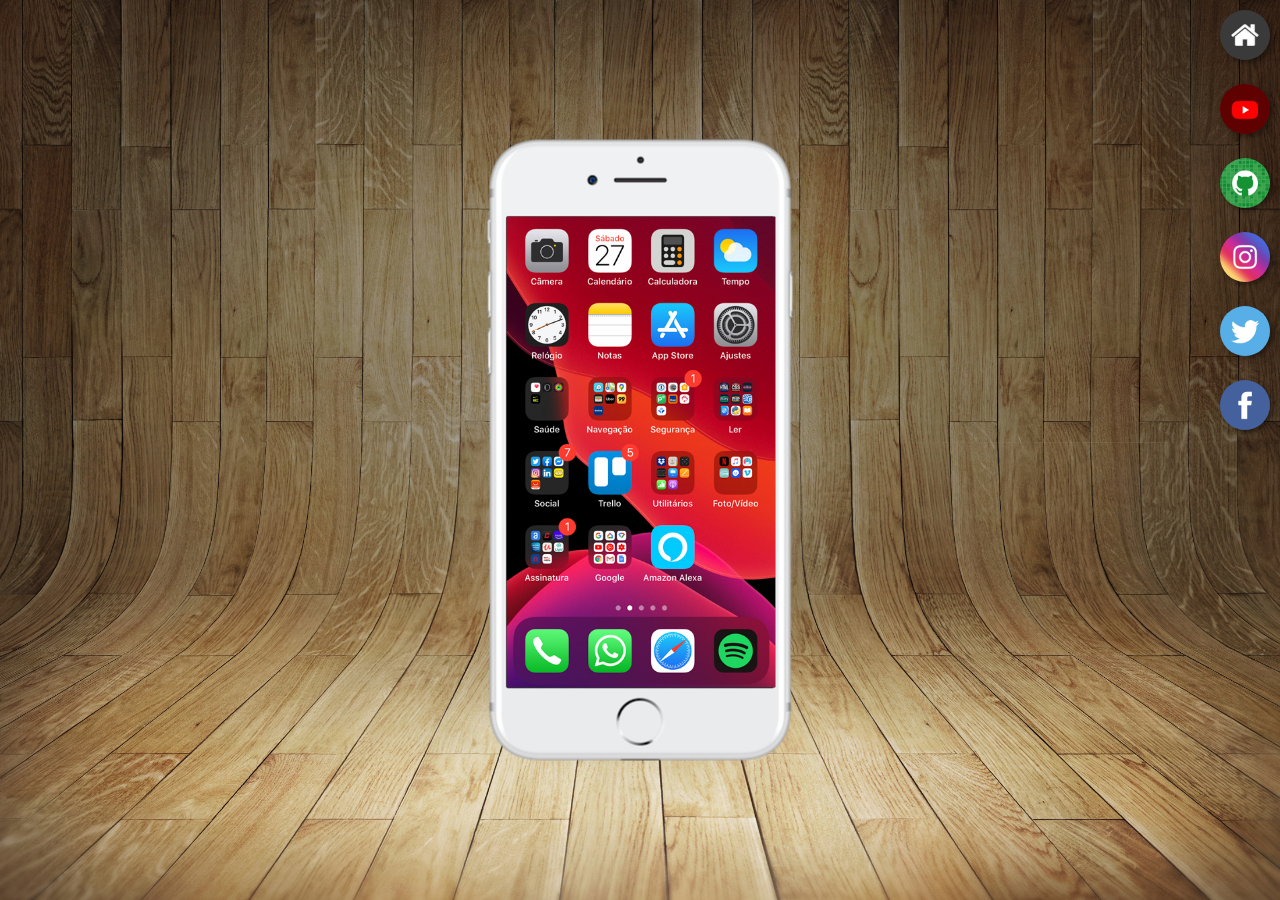
<file: index.html>
<!DOCTYPE html>
<html lang="pt-br">
<head>
    <meta charset="UTF-8">
    <meta name="viewport" content="width=device-width,initial-scale=1.0">
  <link rel="icon" href="favicon/favicon-guanabara.ico">
    <link href="style.css" type="text/css" rel="stylesheet">
    <title>Projeto Redes Sociais</title>
</head>
<body>
  <nav>
    
    <ul>
      <li><a href="paginas-extras/tela-home.html" target="frame"><img src="imagens/logo-home.jpg" alt="logo do home"></a></li>
      
      <li><a href="paginas-extras/youtube.html" target="frame"><img src="imagens/logo-youtube.jpg" alt="logo do youtube"></a></li>
      
      <li><a href="paginas-extras/github.html" target="frame"><img src="imagens/logo-github.jpg" alt="logo do github"></a></li>
      
      <li><a href="paginas-extras/instagram.html" target="frame"><img src="imagens/logo-instagram.jpg" alt="logo do instagram"></a></li>
      
      <li><a href="paginas-extras/twitter.html" target="frame"><img src="imagens/logo-twitter.jpg" alt="logo do twitter"></a></li>
      
      <li><a href="paginas-extras/facebook.html" target="frame"><img src="imagens/logo-facebook.jpg" alt="logo do facebook"></a></li>
    </ul>
    
  </nav>
  
  <section id="iphone">
    <iframe src="paginas-extras/tela-home.html" name="frame" frameborder="0" id="tela">Infelizmente seu navegador não suporta isso.</iframe>
    </section>
</body>
</html>
</file>
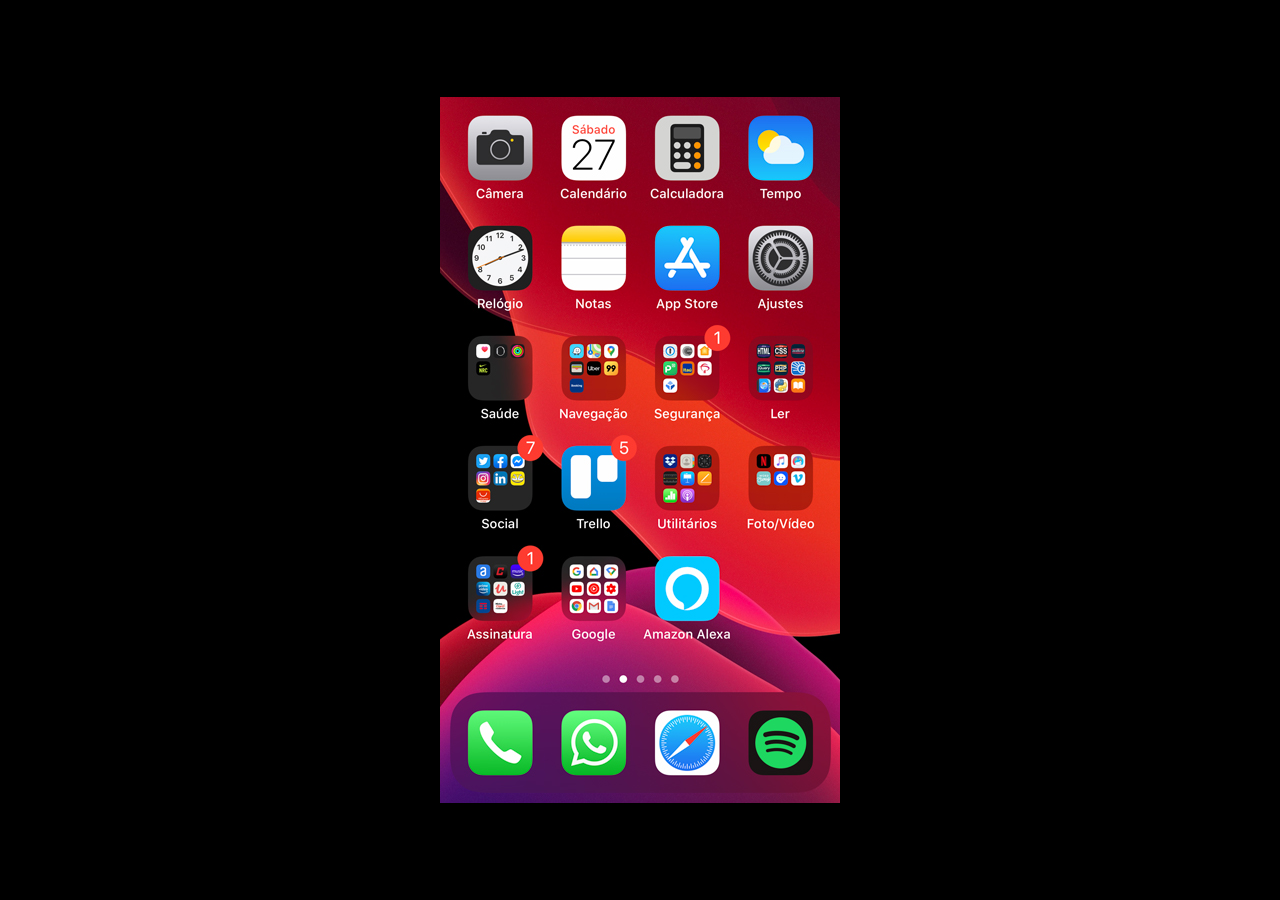
<file: tela-home.html>
<!DOCTYPE html>
<html lang="pt-br">
<head>
    <meta charset="UTF-8">
    <meta name="viewport" content="width=device-width,initial-scale=1.0">
    <title>Projeto Redes Sociais</title>
    <style>
    body {
      background-size: contain;
      background: black url('imagens/tela-home.jpg') center center no-repeat fixed;
    }
    </style>
</head>
<body>
</body>
</html>
</file>
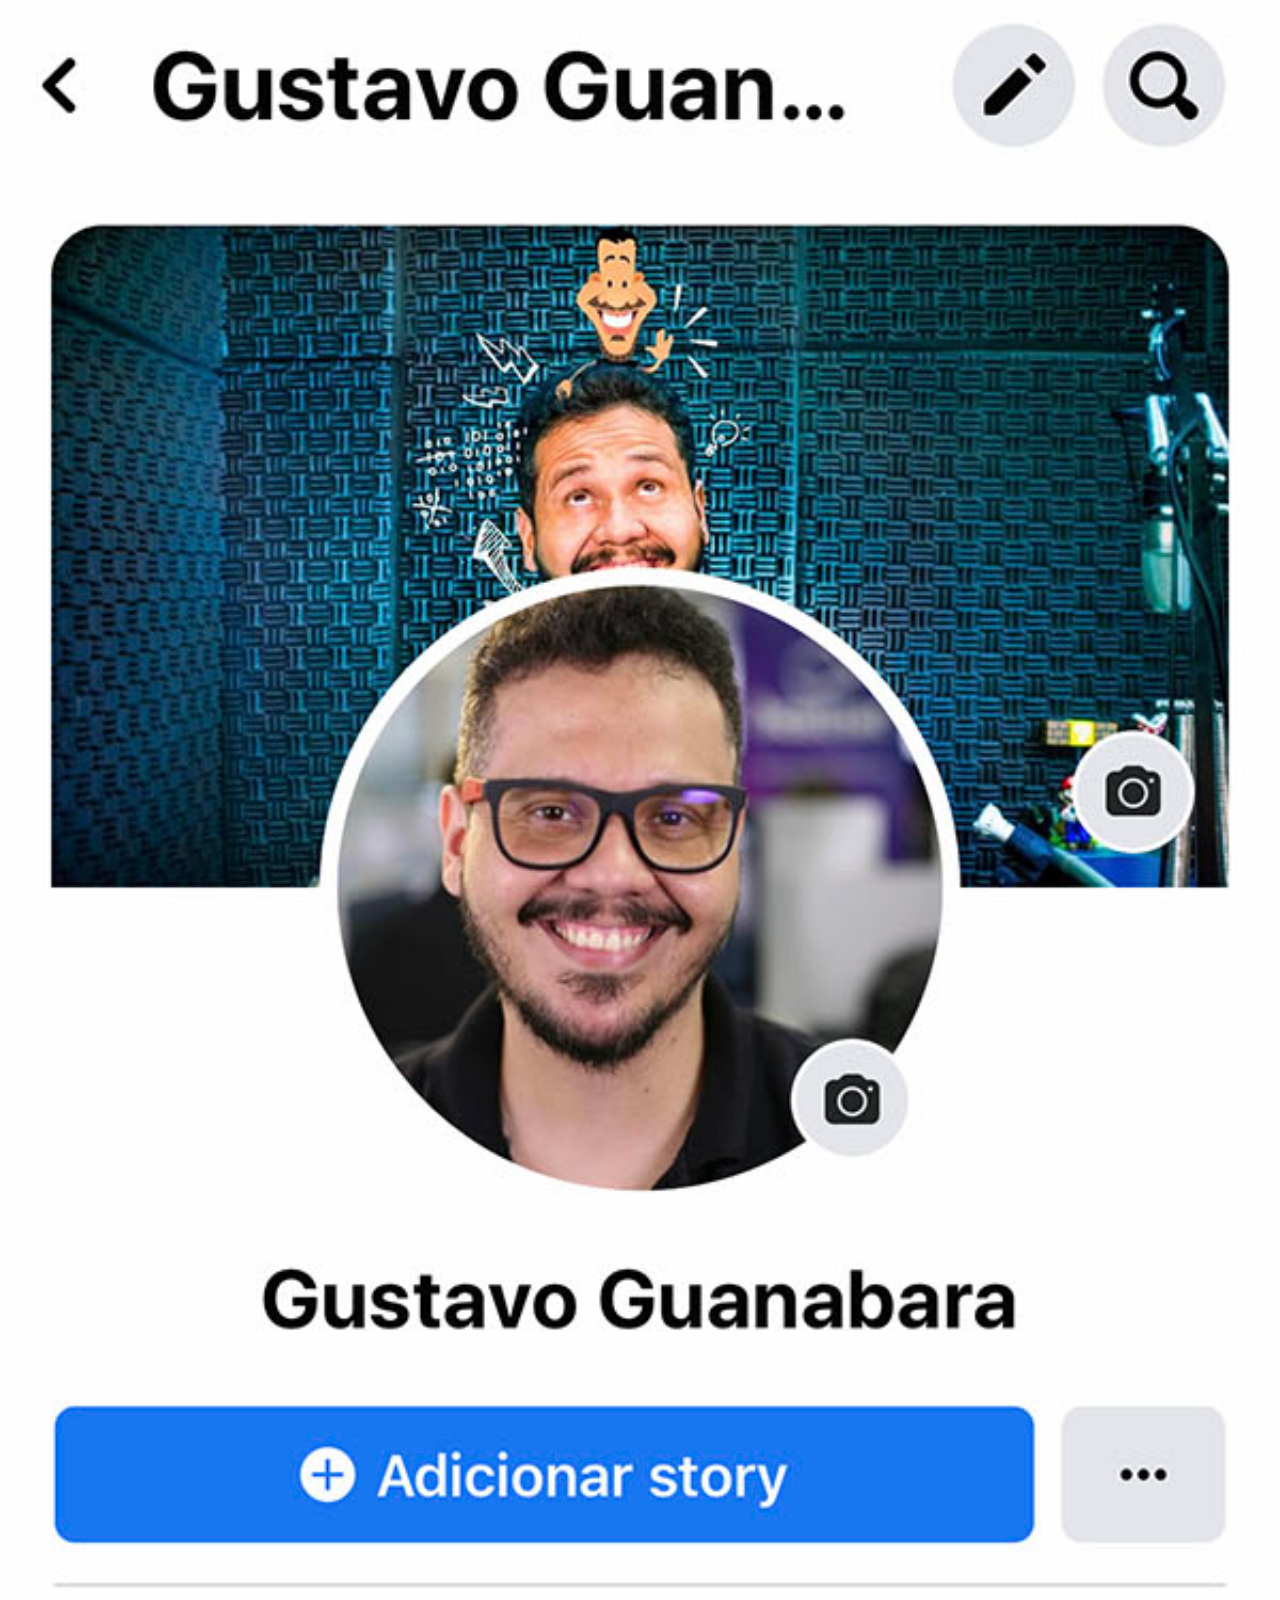
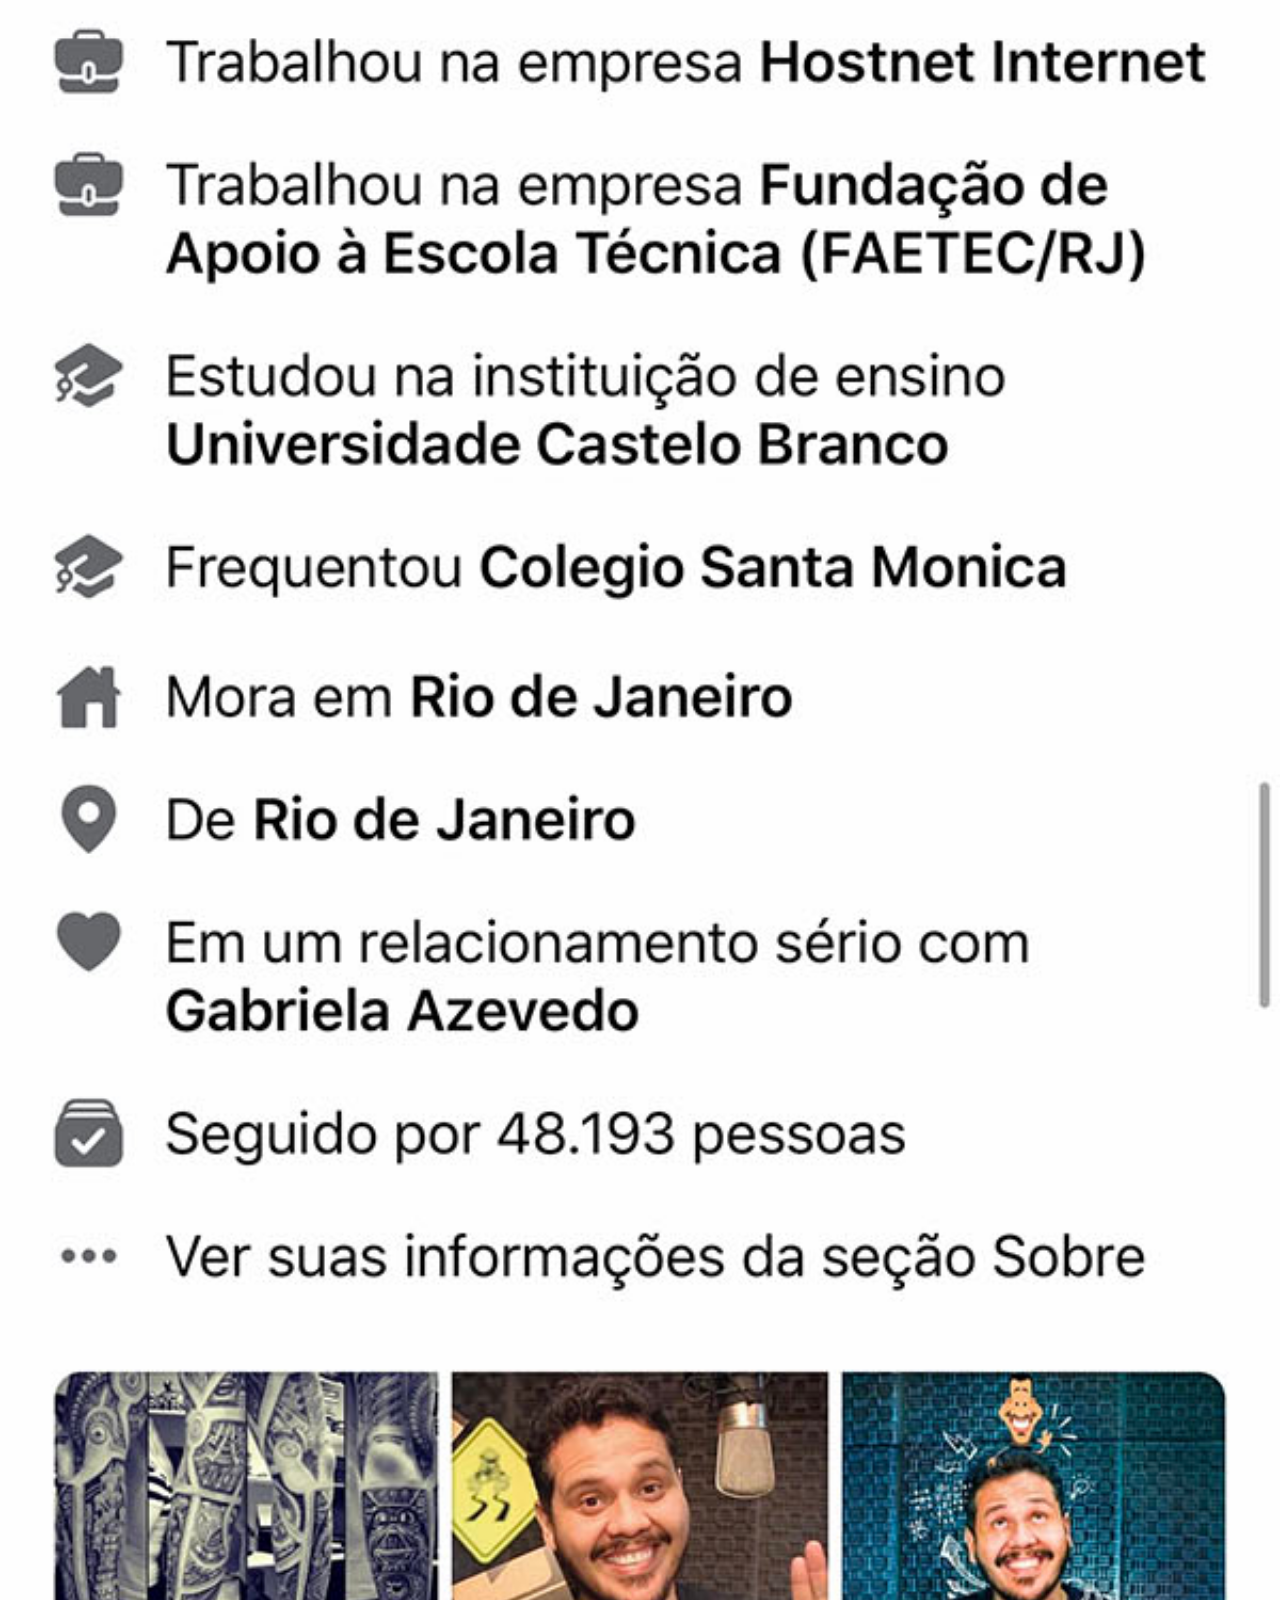
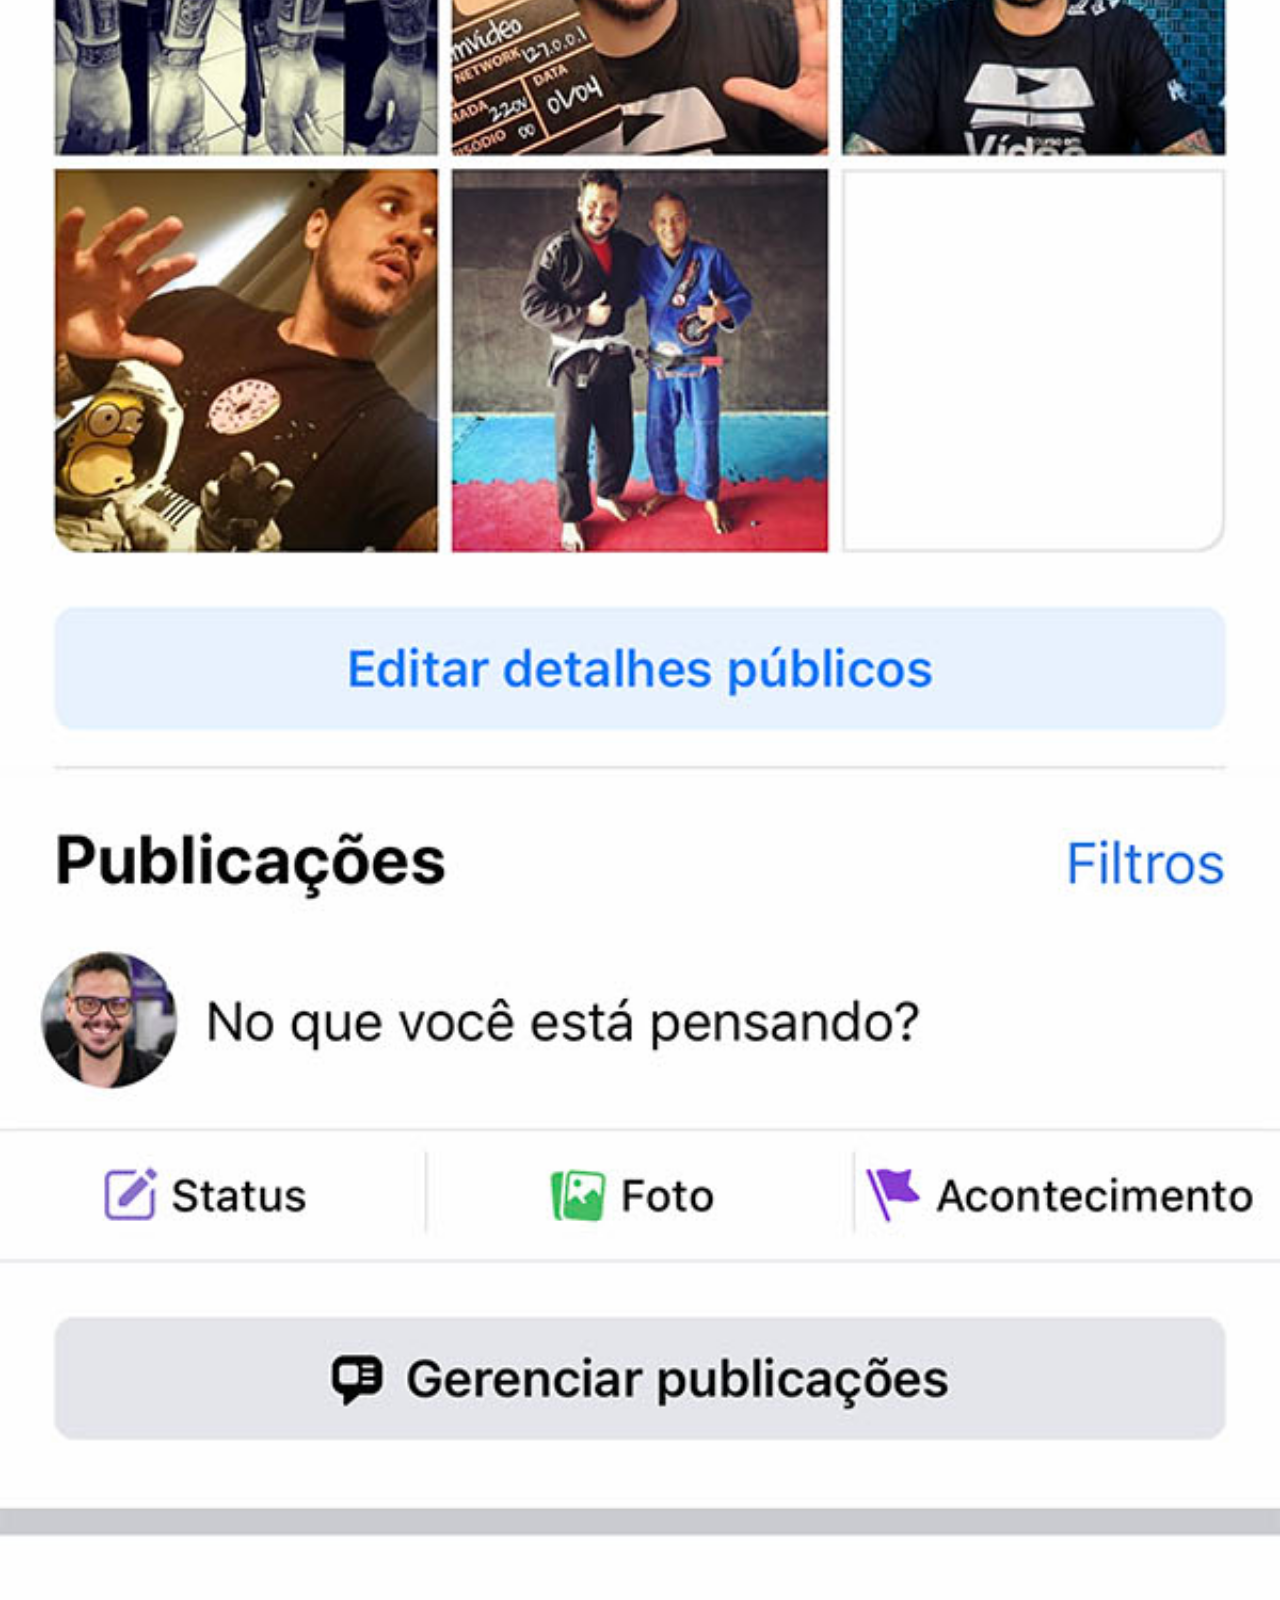
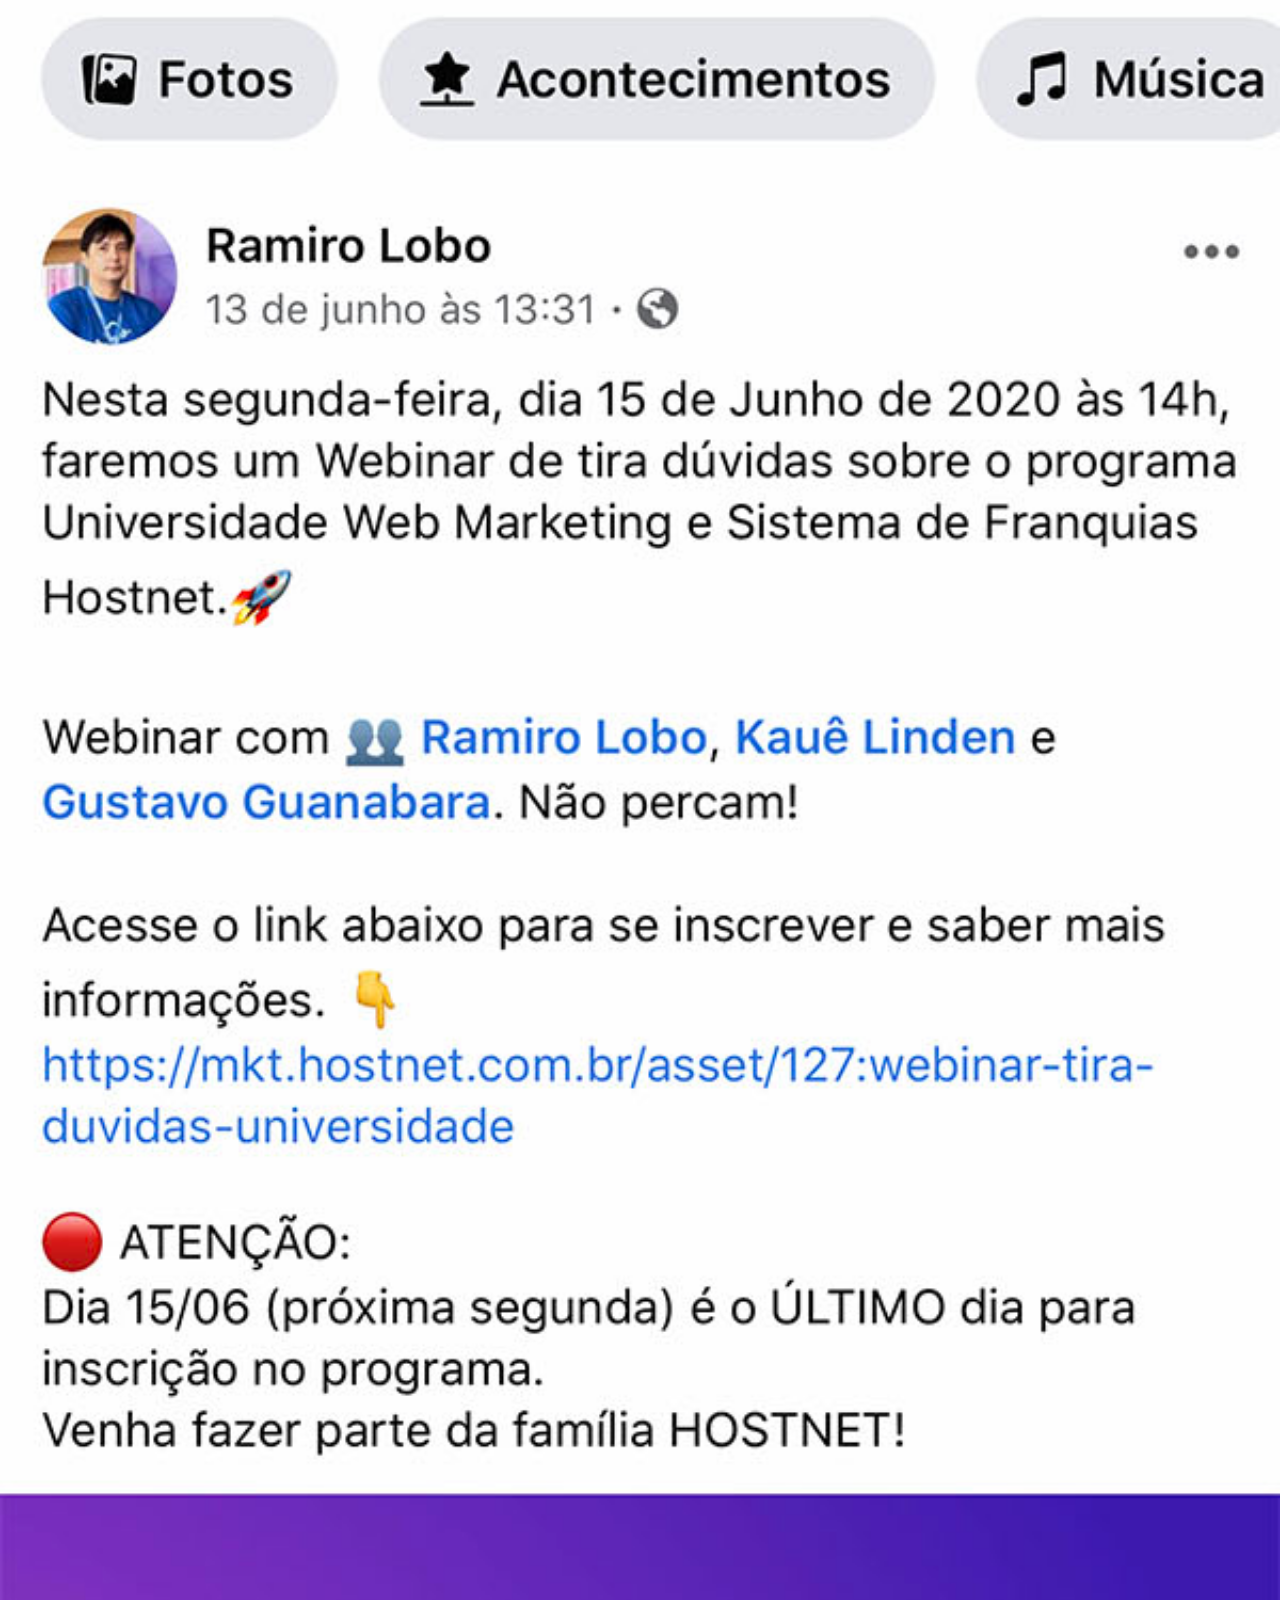
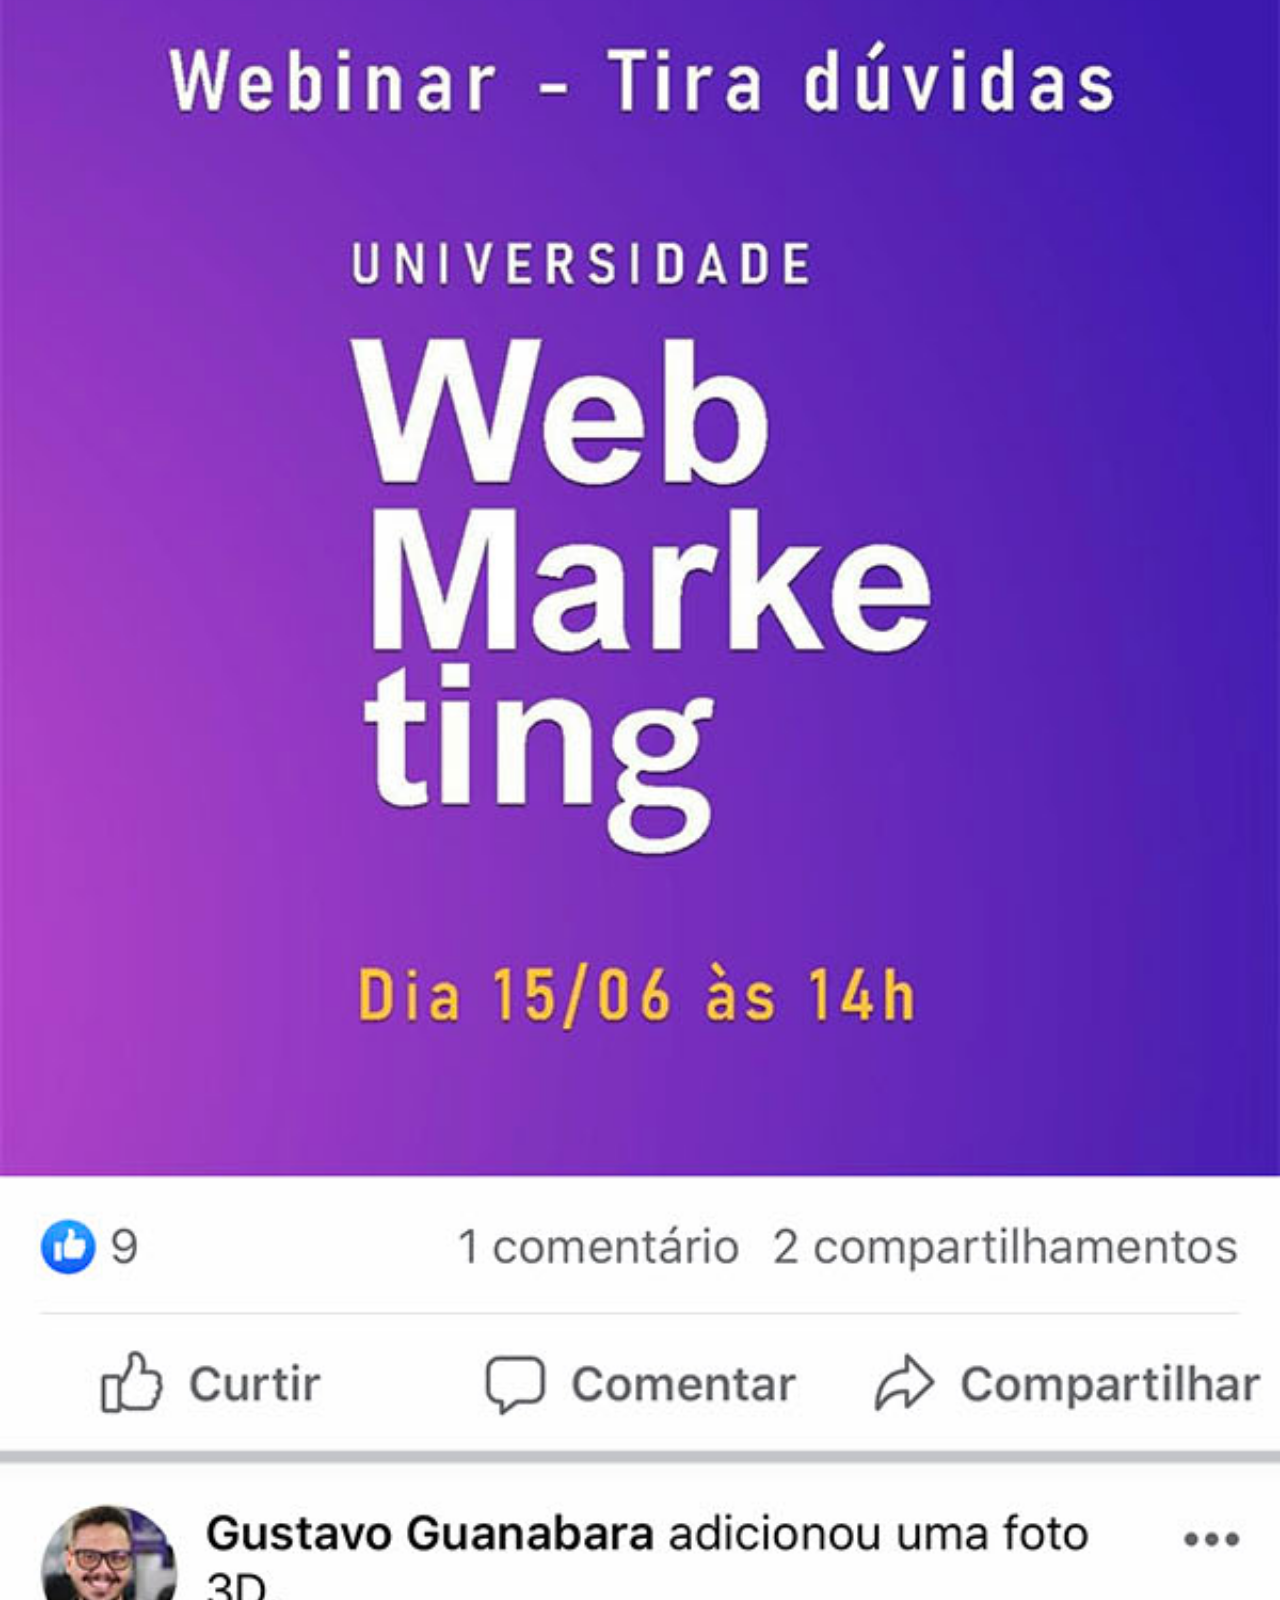
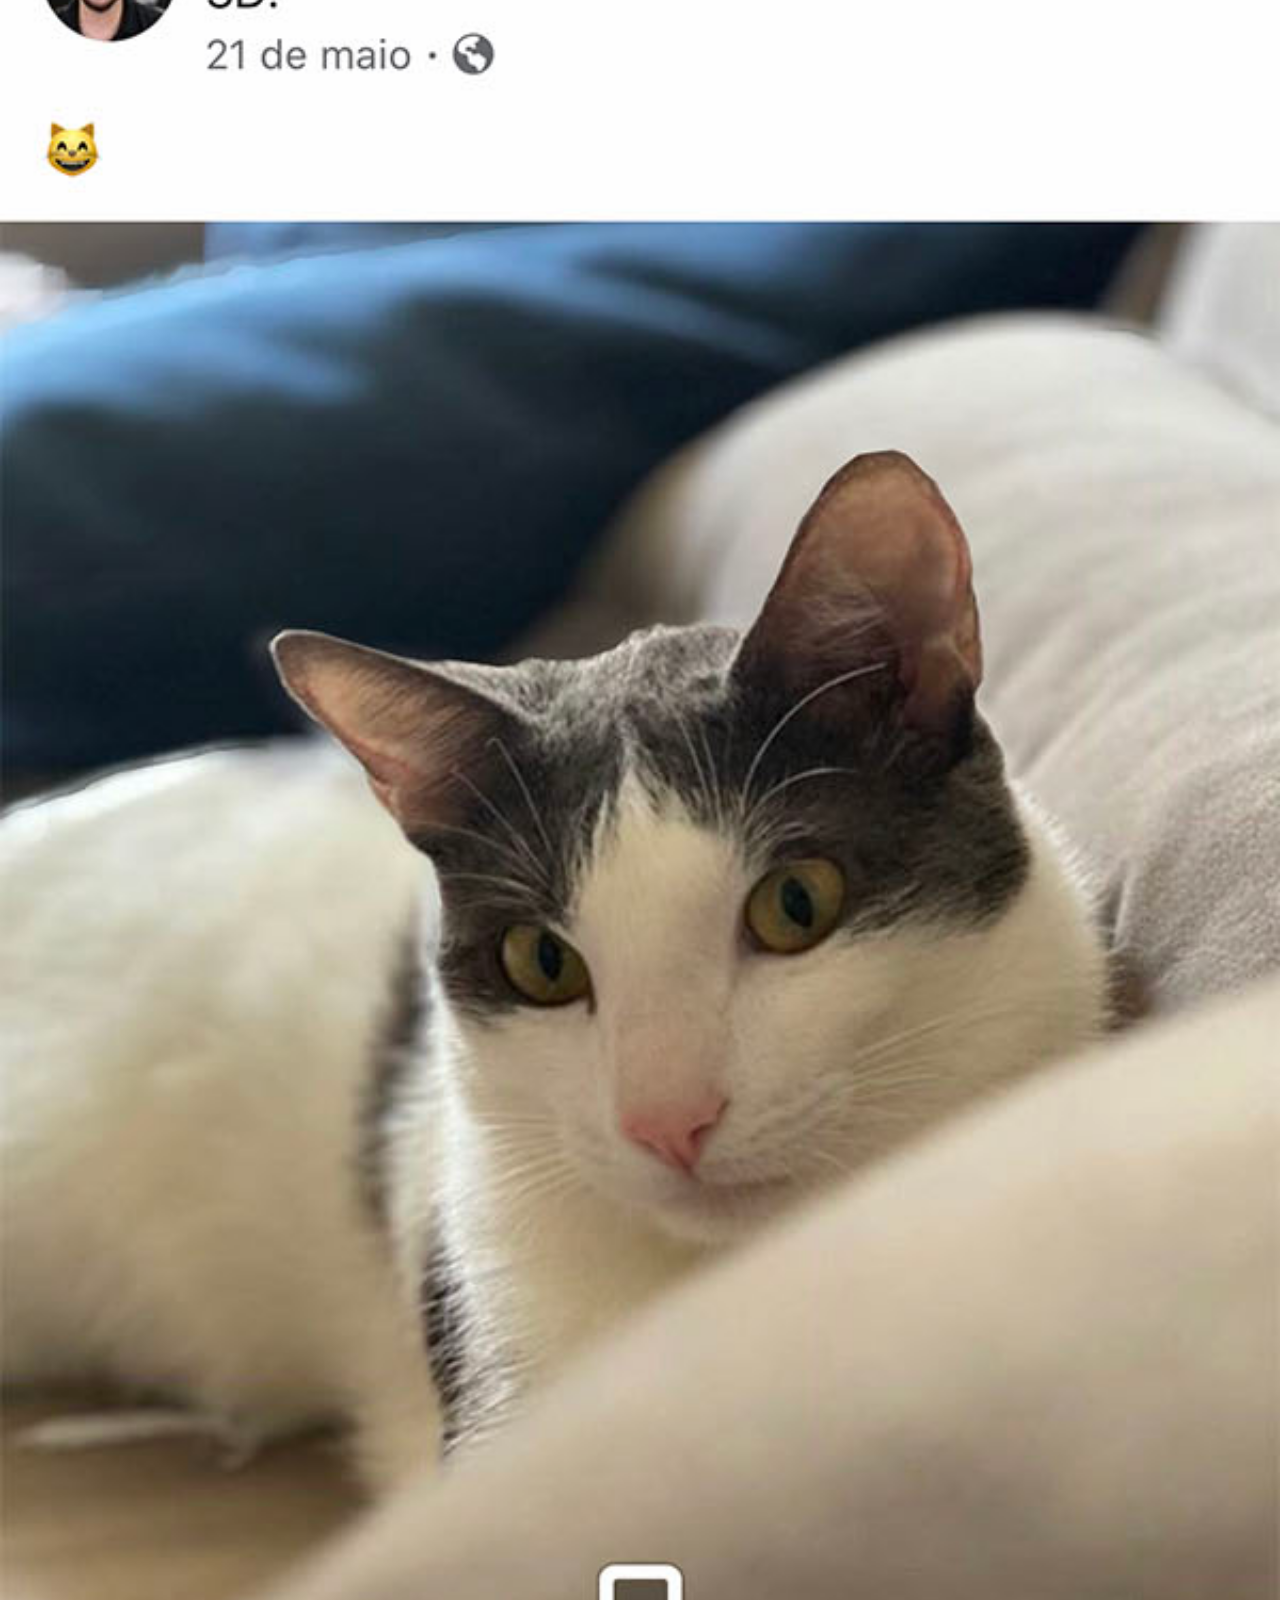
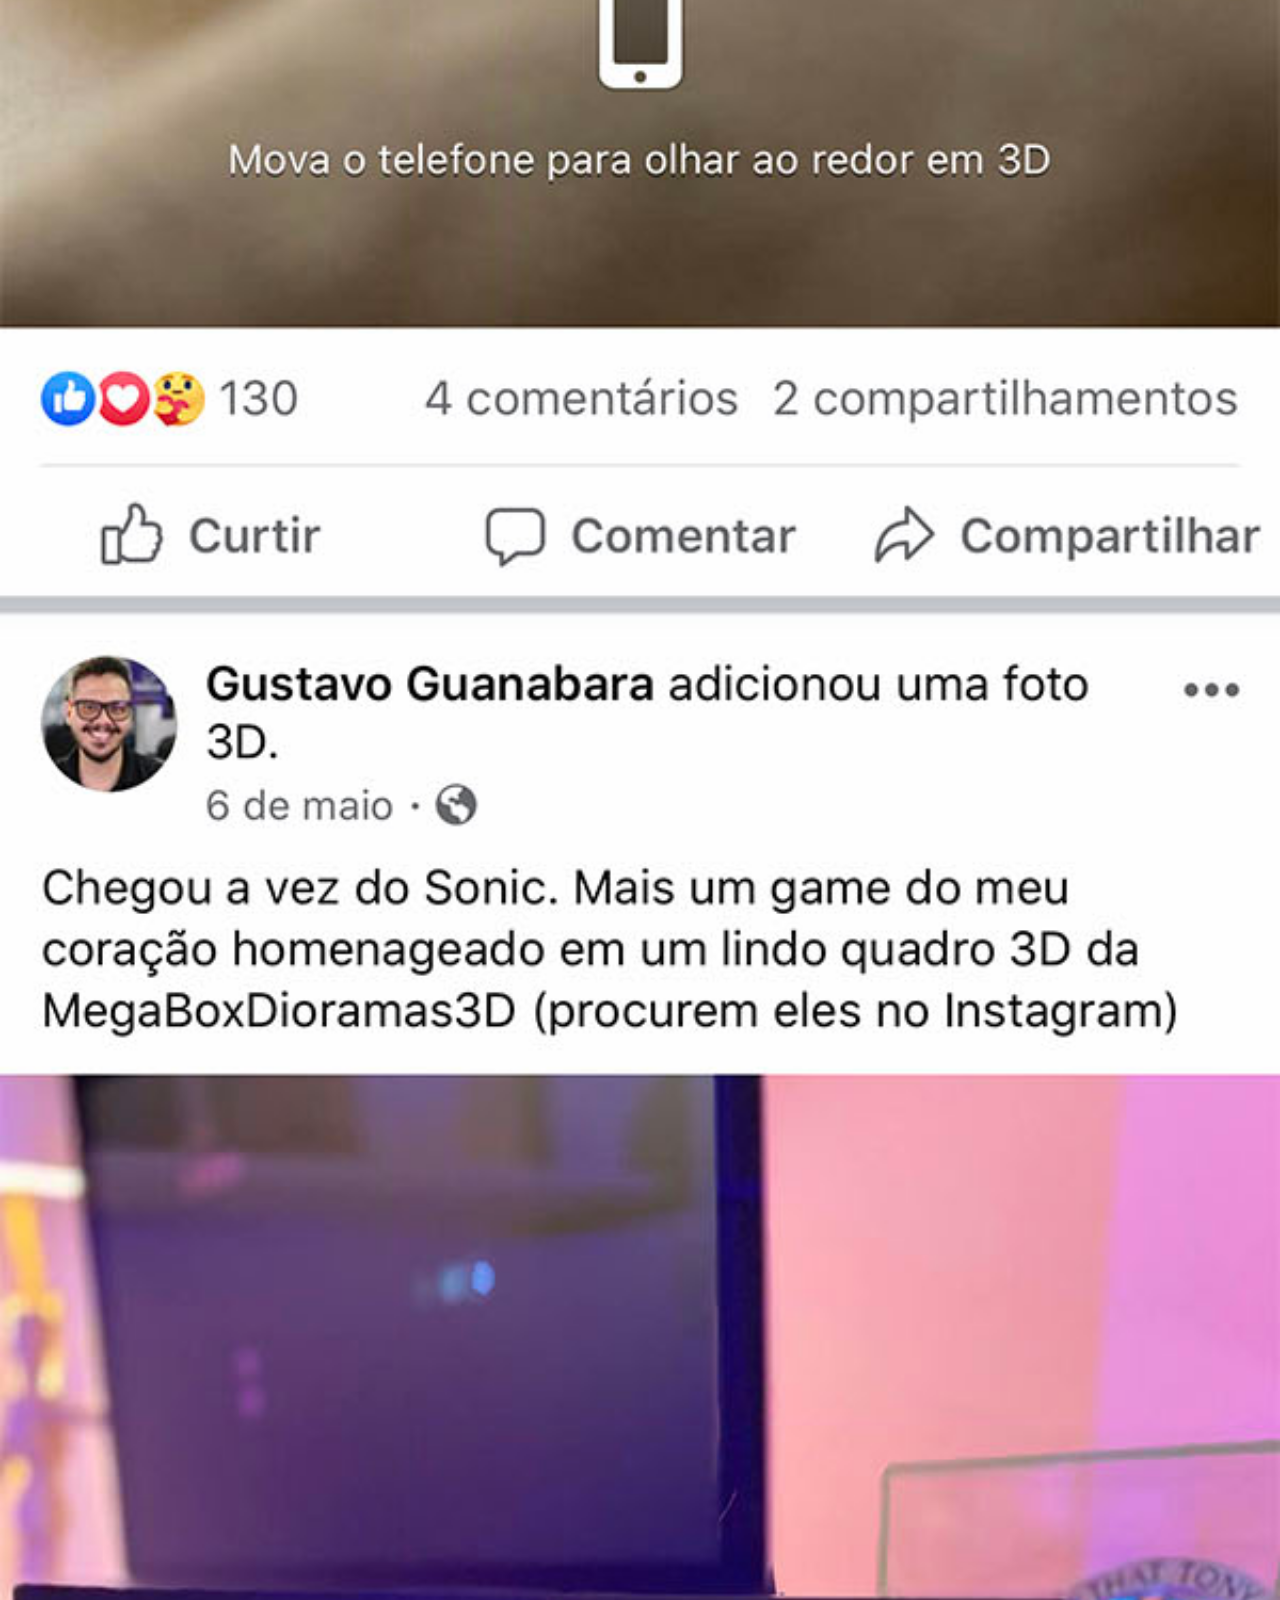
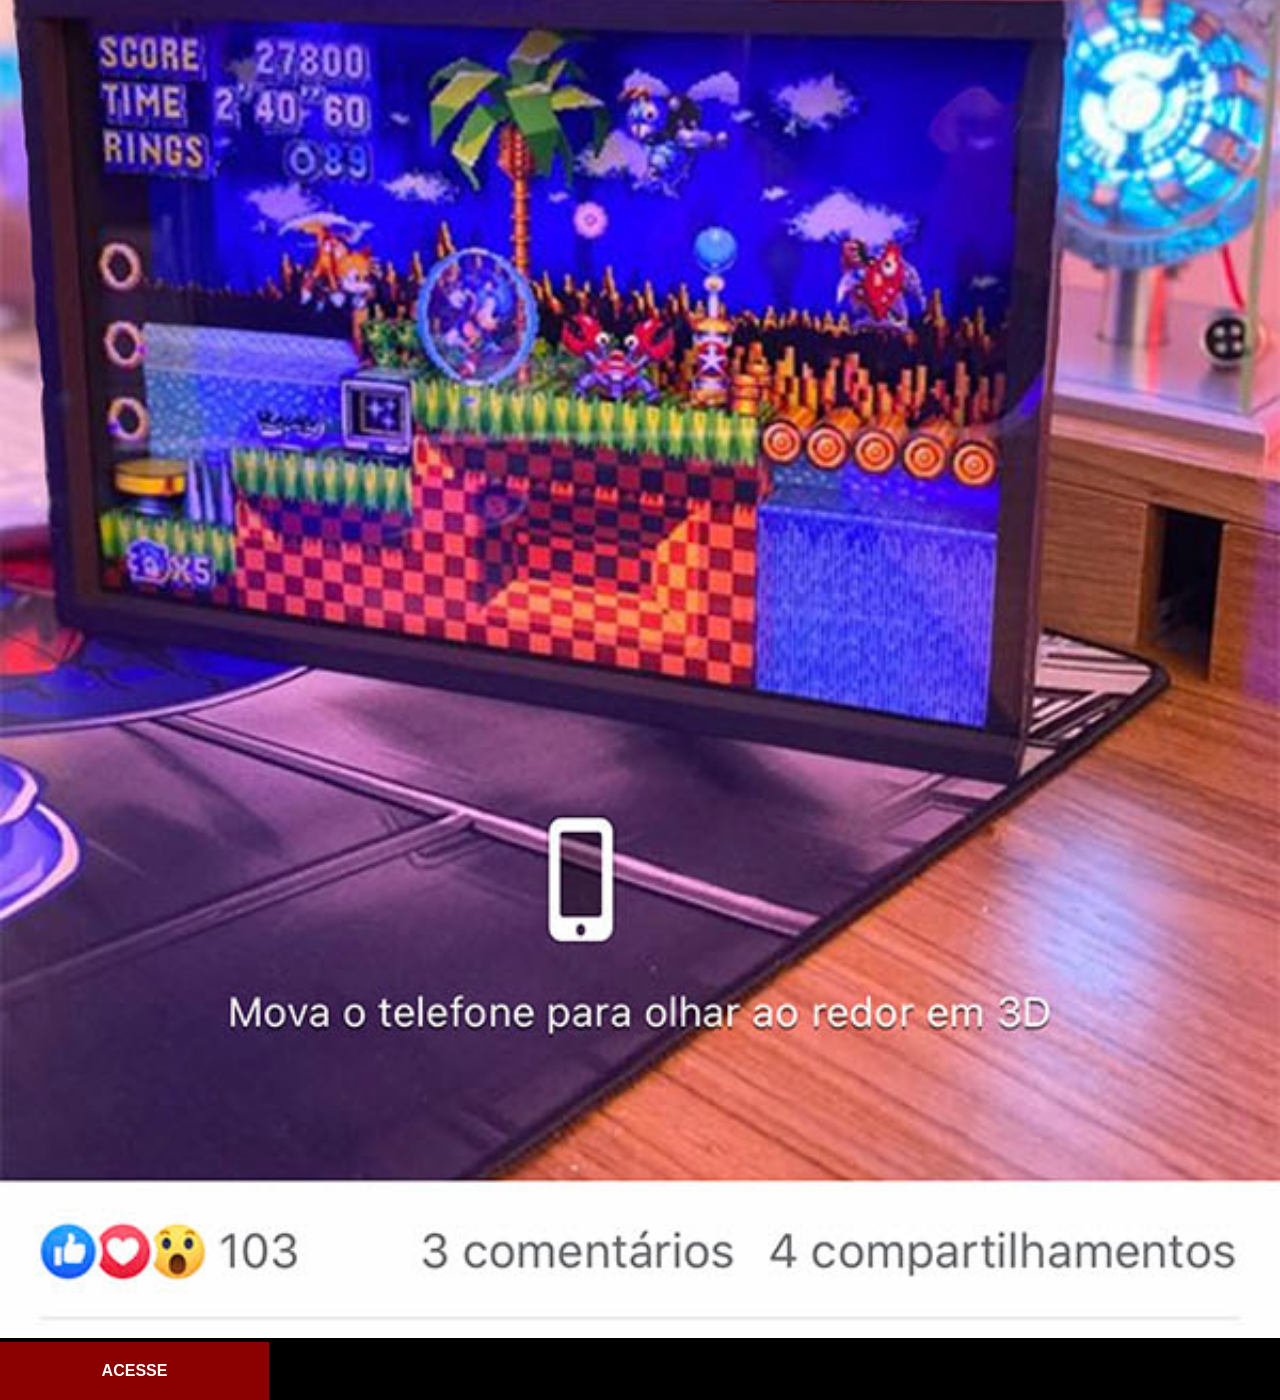
<file: paginas-extras/facebook.html>
<!DOCTYPE html>
<html lang="pt-br">
<head>
    <meta charset="UTF-8">
    <meta name="viewport" content="width=device-width,initial-scale=1.0">
    <title>Projeto Redes Sociais</title>
    <style>
    
    * {
      margin: 0px;
      padding: 0px;
    }
    
    body {
      background-color: black;
      width: 100vw;
      height: 100vh;
      font-family: Arial, Helvetica, Sans-Serif;
    }
    
    #rede-social-tela {
      height: 100%;
      width: 100%;
    }
    
    #acesso {
      text-transform: uppercase;
      background-color: darkred;
      color: white;
      width: 269px;
      text-align: center;
      font-weight: bold;
      padding: 20px 0px;
      display: block;
    }
    
    a {
      text-decoration: none;
    }
    
    a:hover {
      background-color: red;
    }
    
    </style>
</head>
<body>
  <main>
    
    <section>
    <img src="../imagens/tela-facebook.jpg" id="rede-social-tela">
    </section>
    
    <section>
      <a href="https://www.facebook.com/gustavoguanabara/" rel="external" target="_blank" id="acesso">Acesse</a>
    </section>
    
  </main>
</body>
</html>
</file>
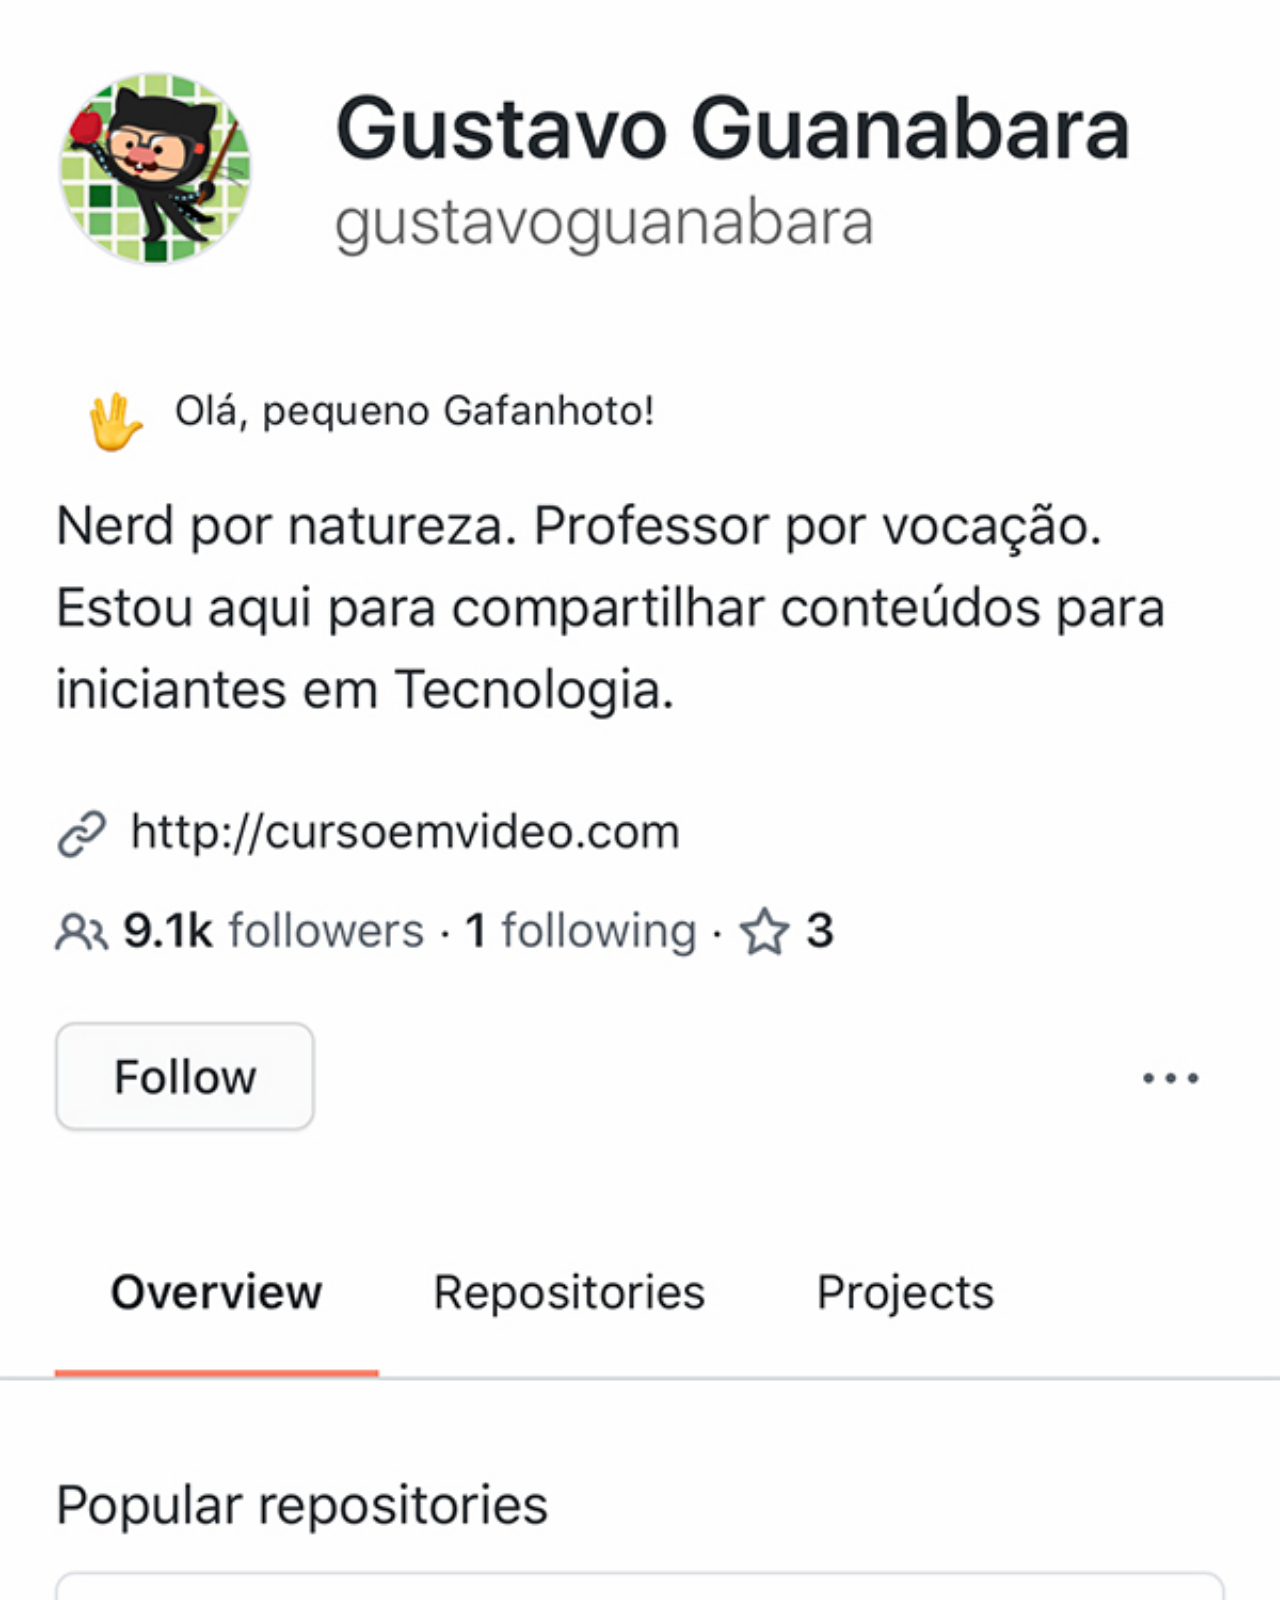
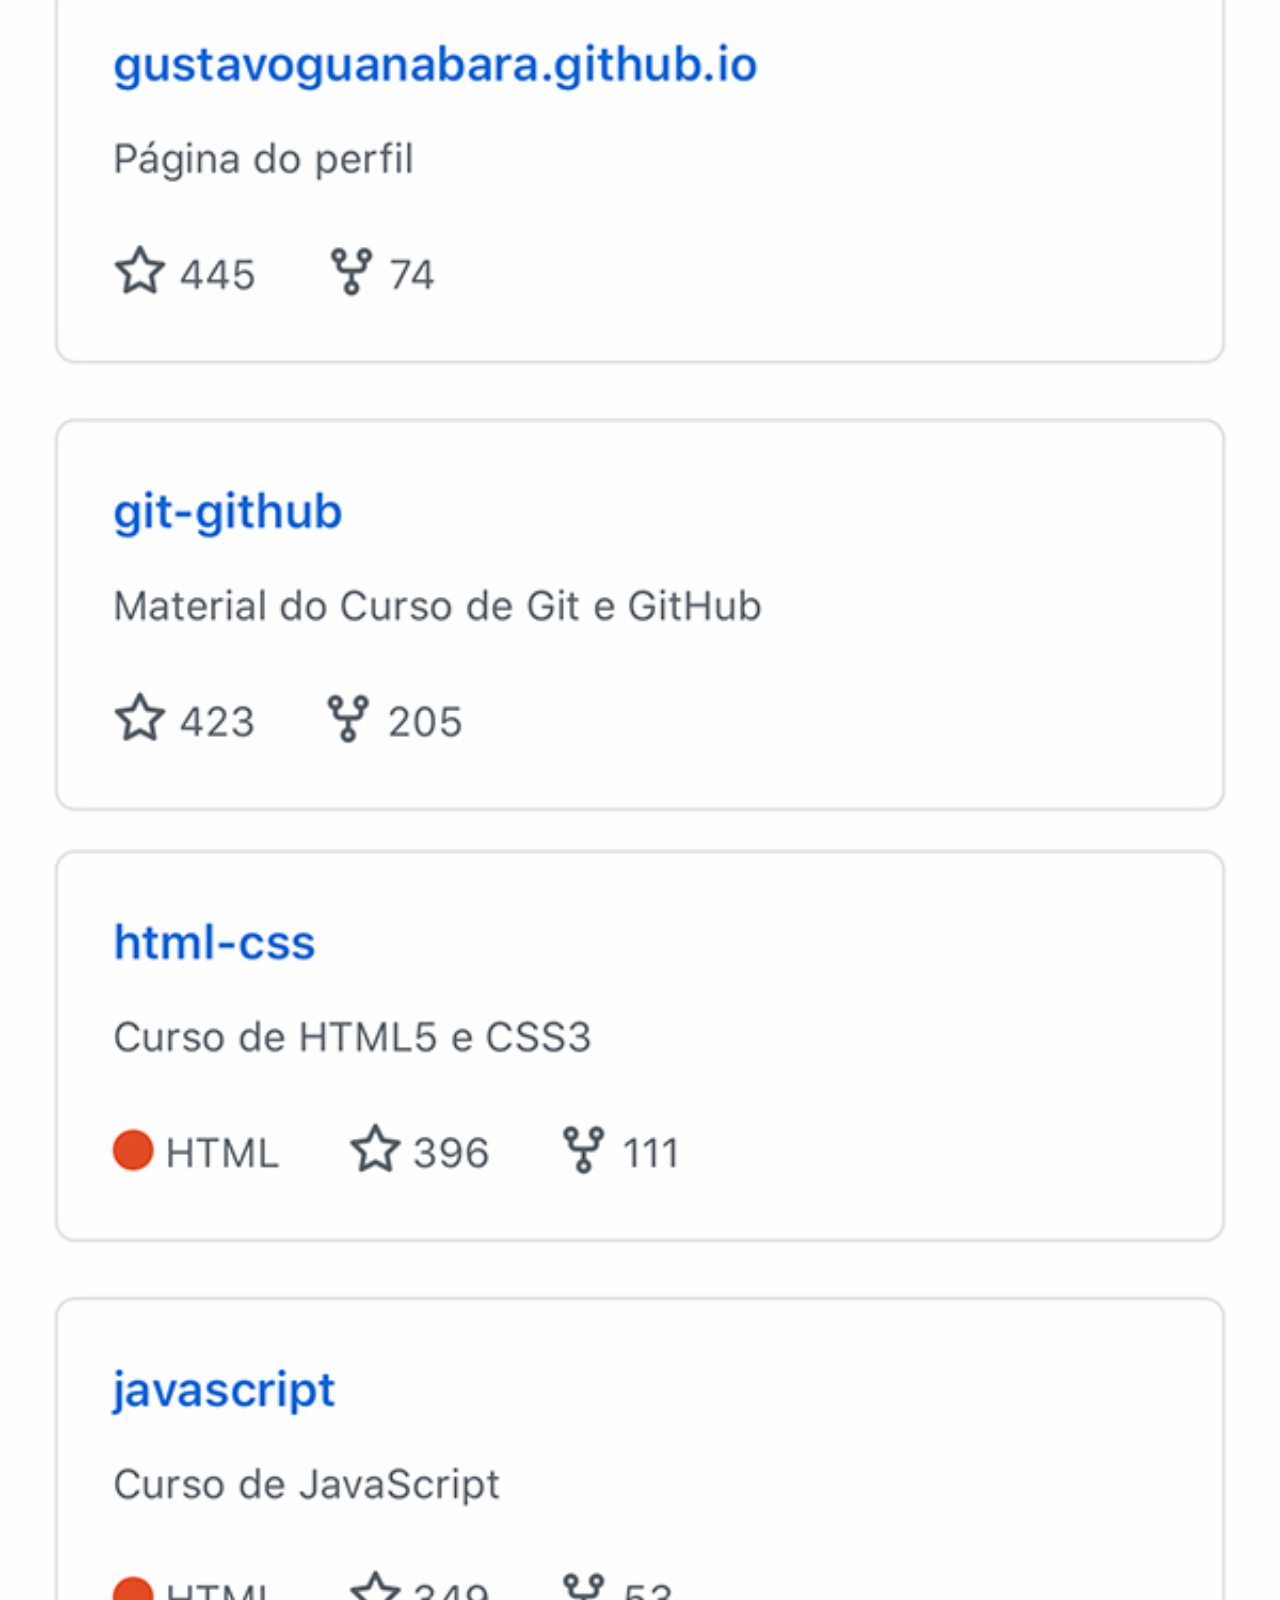
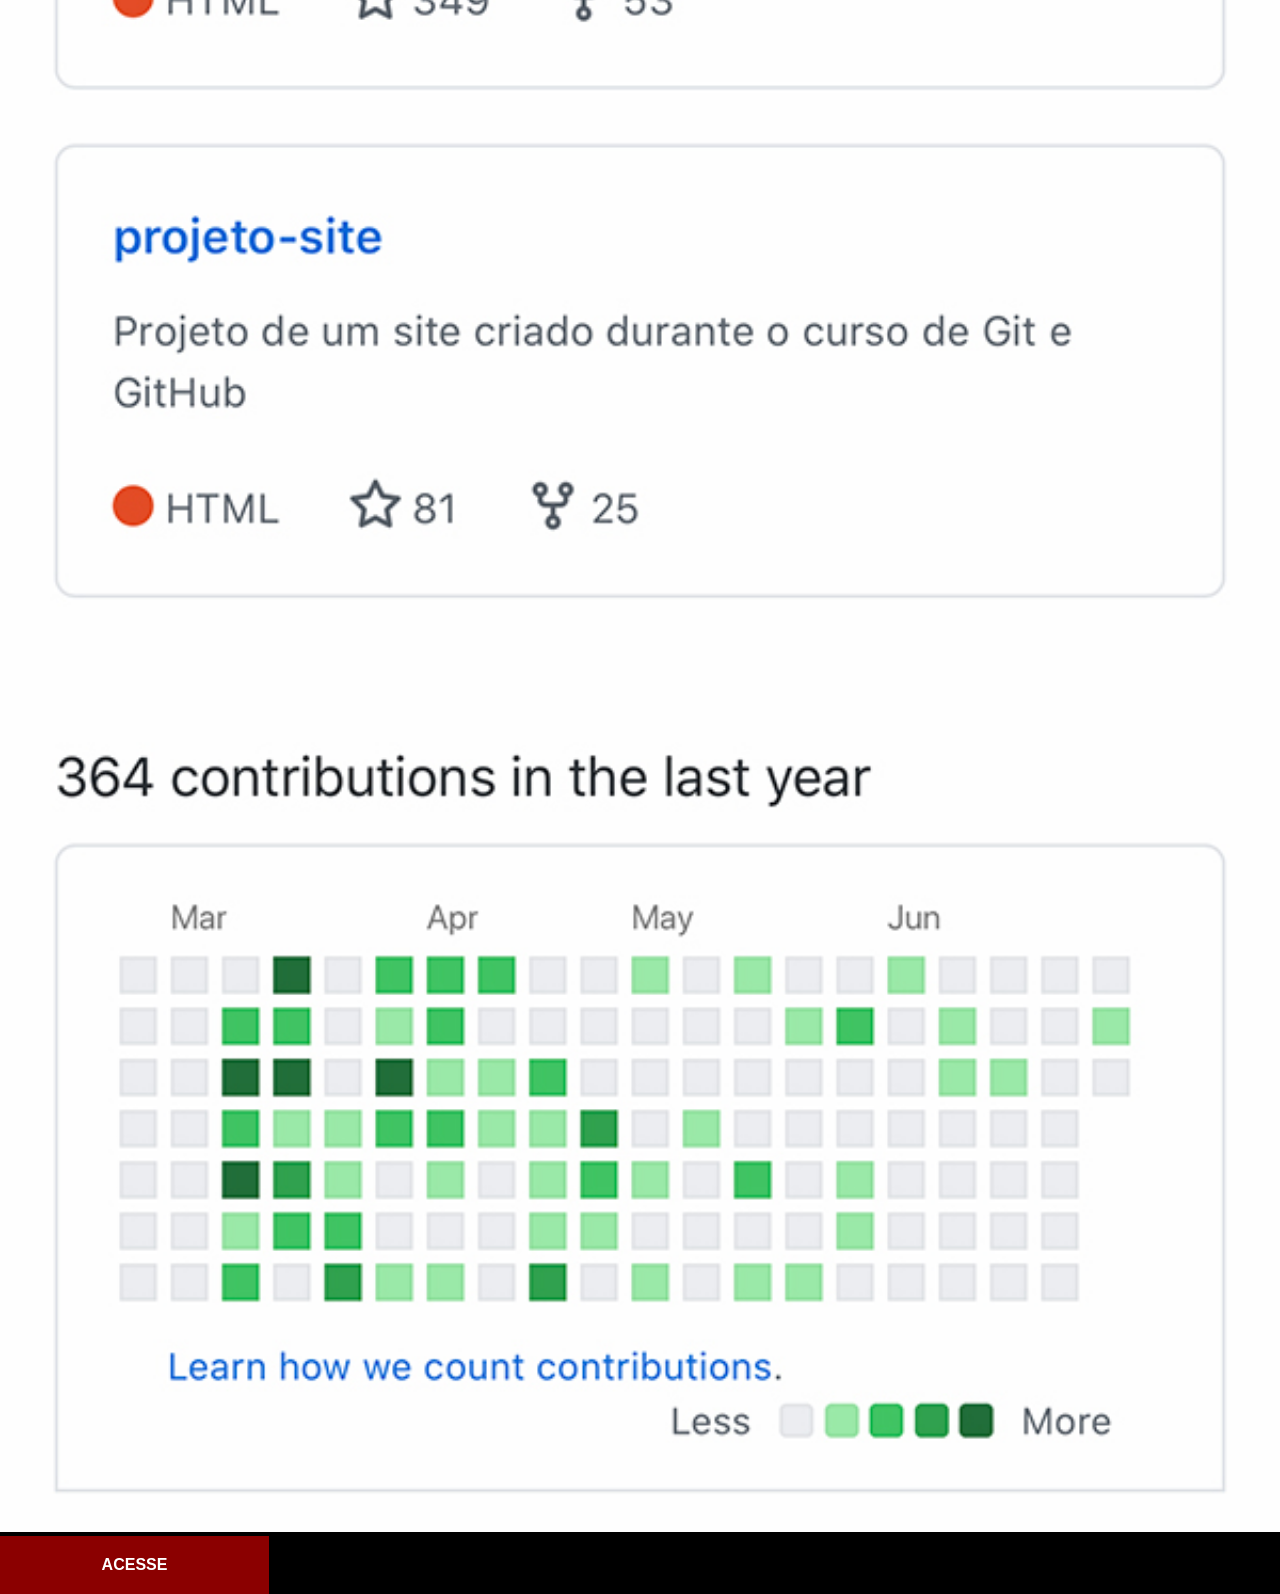
<file: paginas-extras/github.html>
<!DOCTYPE html>
<html lang="pt-br">
<head>
    <meta charset="UTF-8">
    <meta name="viewport" content="width=device-width,initial-scale=1.0">
    <title>Projeto Redes Sociais</title>
    <style>
    
    * {
      margin: 0px;
      padding: 0px;
    }
    
    body {
      background-color: black;
      width: 100vw;
      height: 100vh;
      font-family: Arial, Helvetica, Sans-Serif;
    }
    
    #rede-social-tela {
      height: 100%;
      width: 100%;
    }
    
    #acesso {
      text-transform: uppercase;
      background-color: darkred;
      color: white;
      width: 269px;
      text-align: center;
      font-weight: bold;
      padding: 20px 0px;
      display: block;
    }
    
    a {
      text-decoration: none;
    }
    
    a:hover {
      background-color: red;
    }
    
    </style>
</head>
<body>
  <main>
    
    <section>
    <img src="../imagens/tela-github.jpg" id="rede-social-tela">
    </section>
    
    <section>
      <a href="https://github.com/gustavoguanabara" rel="external" target="_blank" id="acesso">Acesse</a>
    </section>
    
  </main>
</body>
</html>
</file>
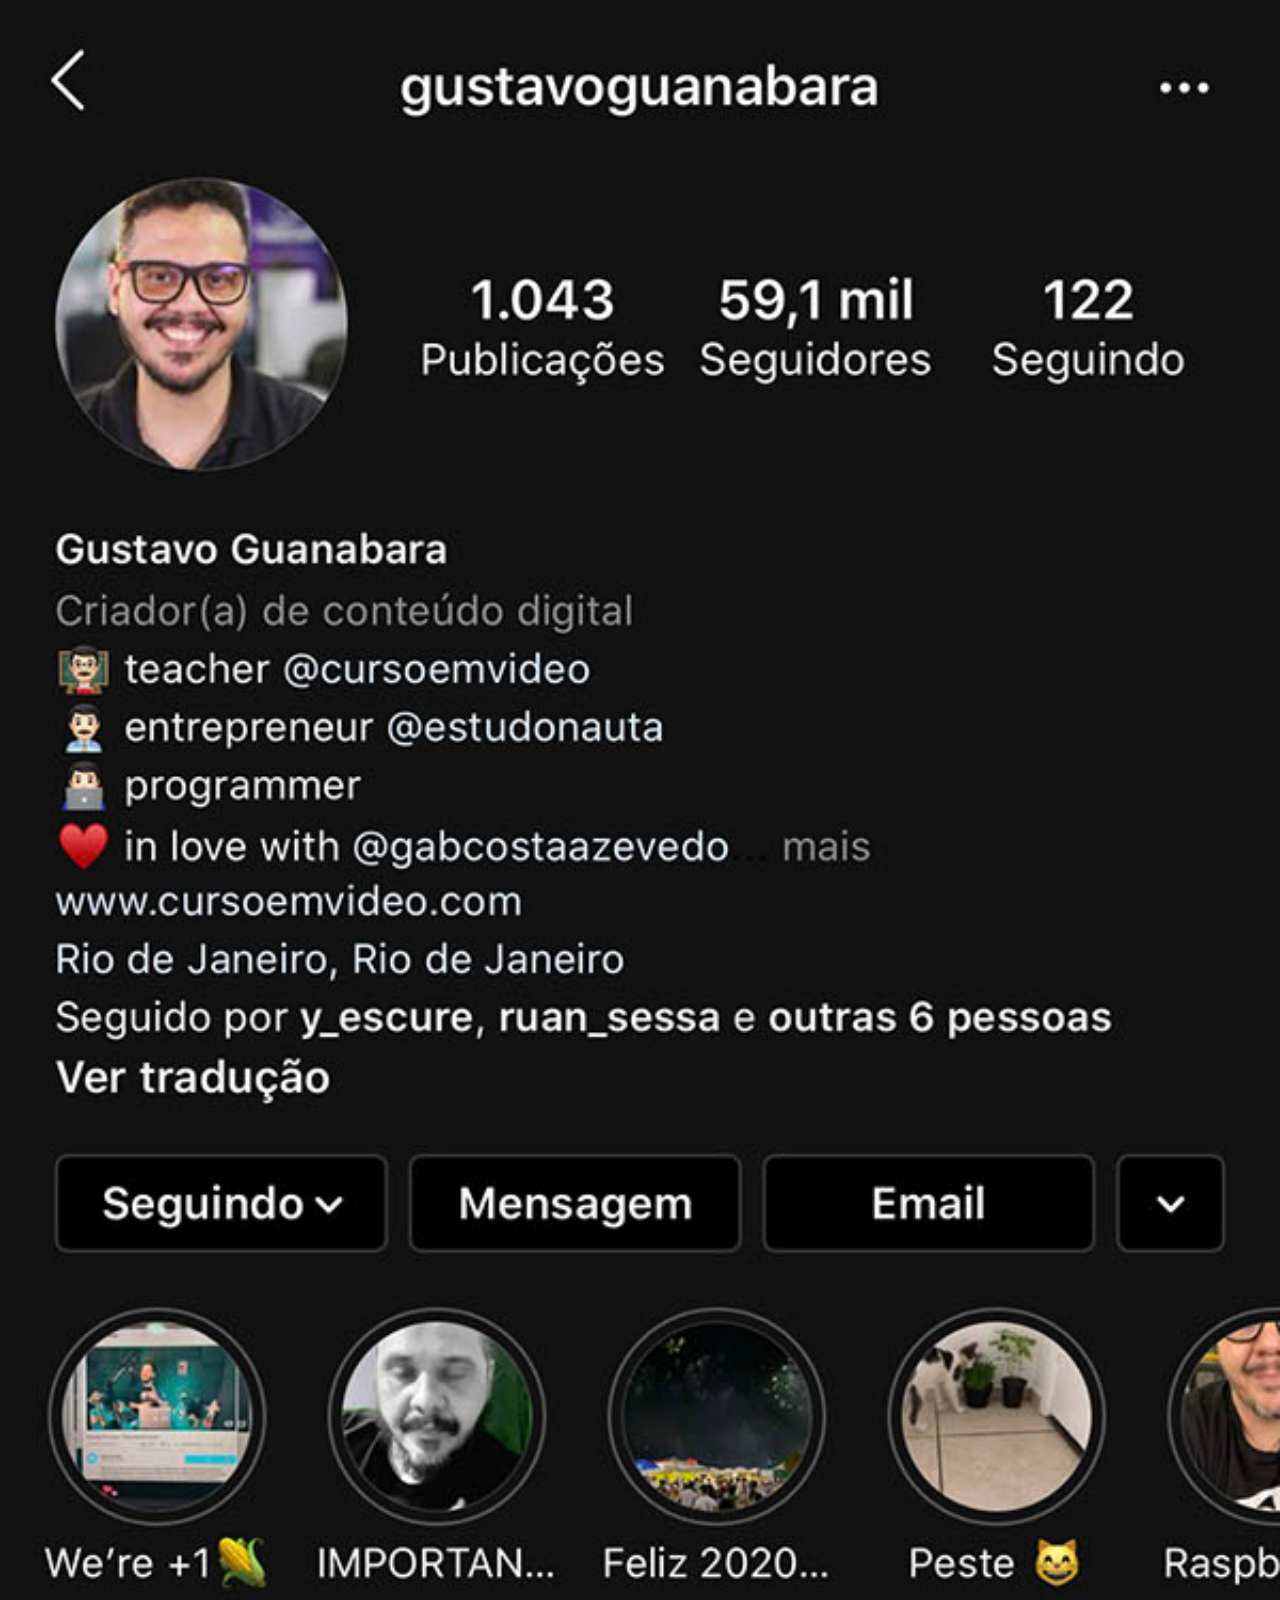
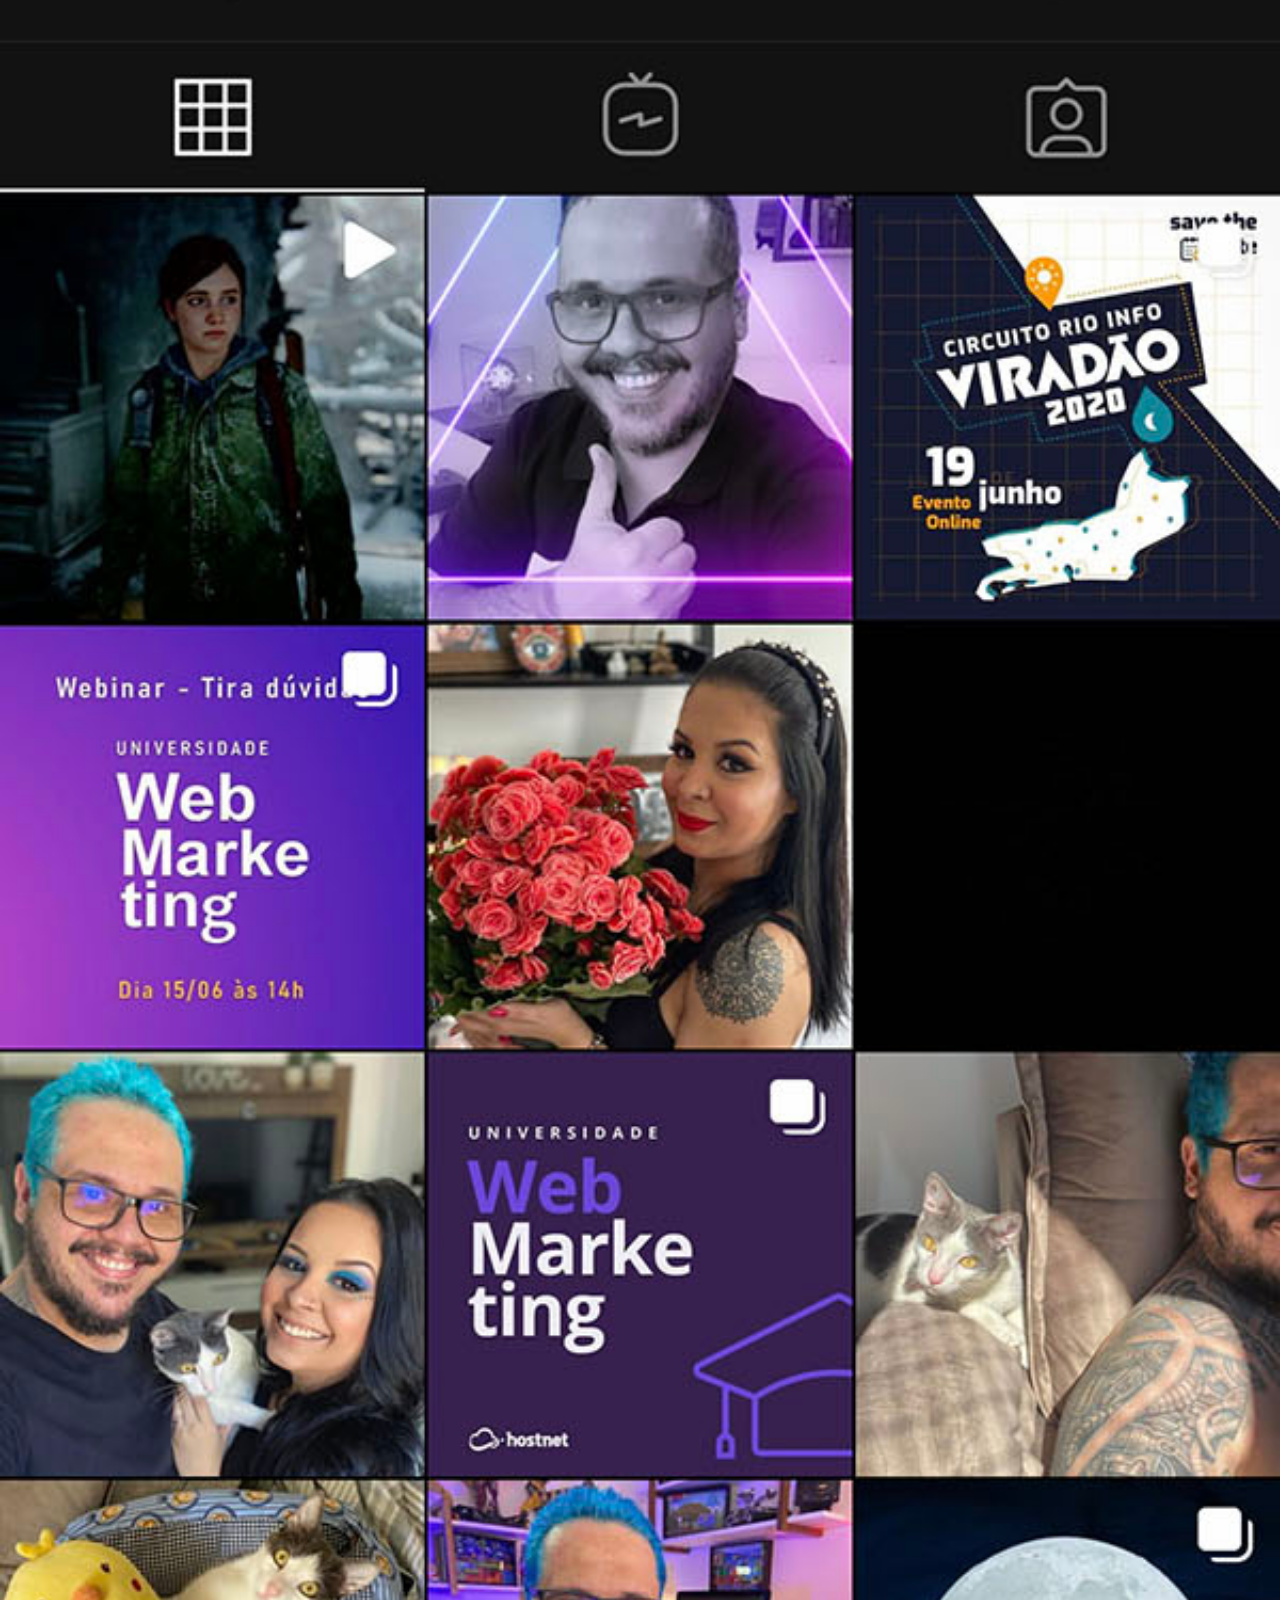
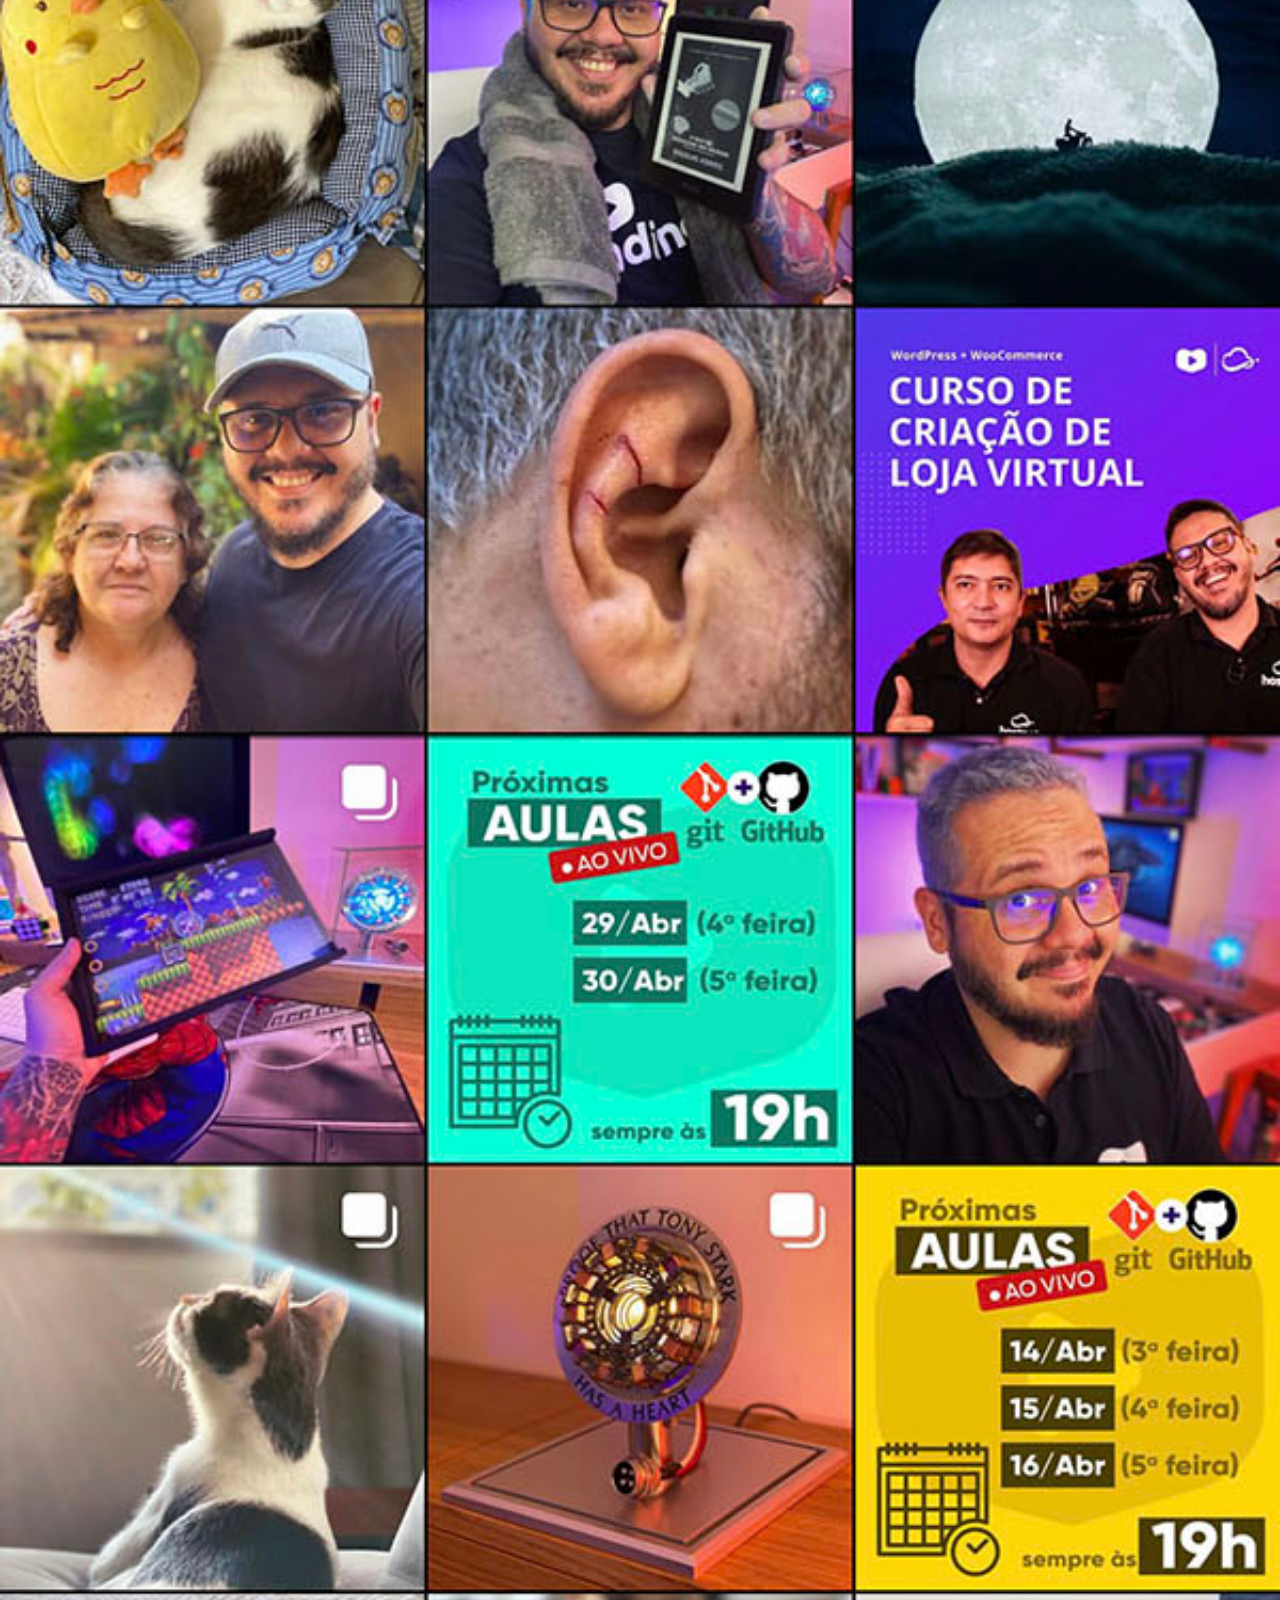
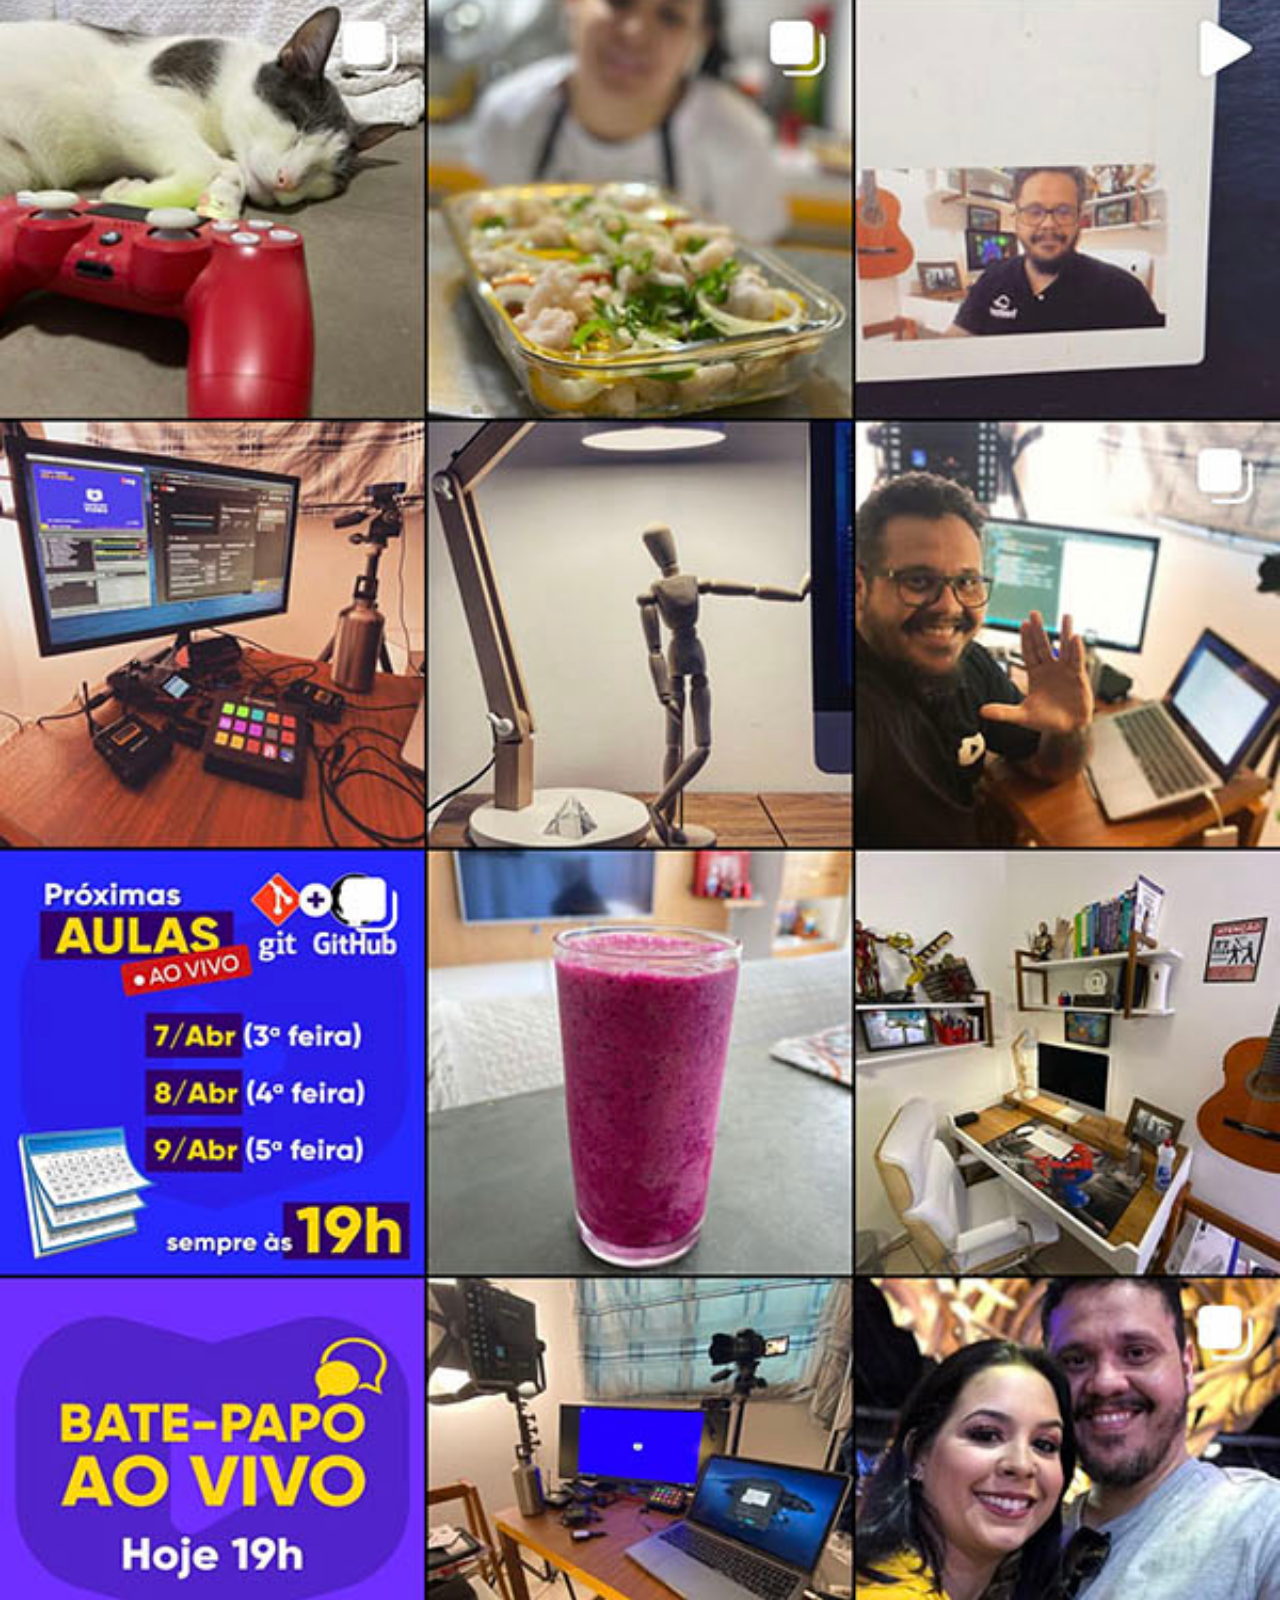
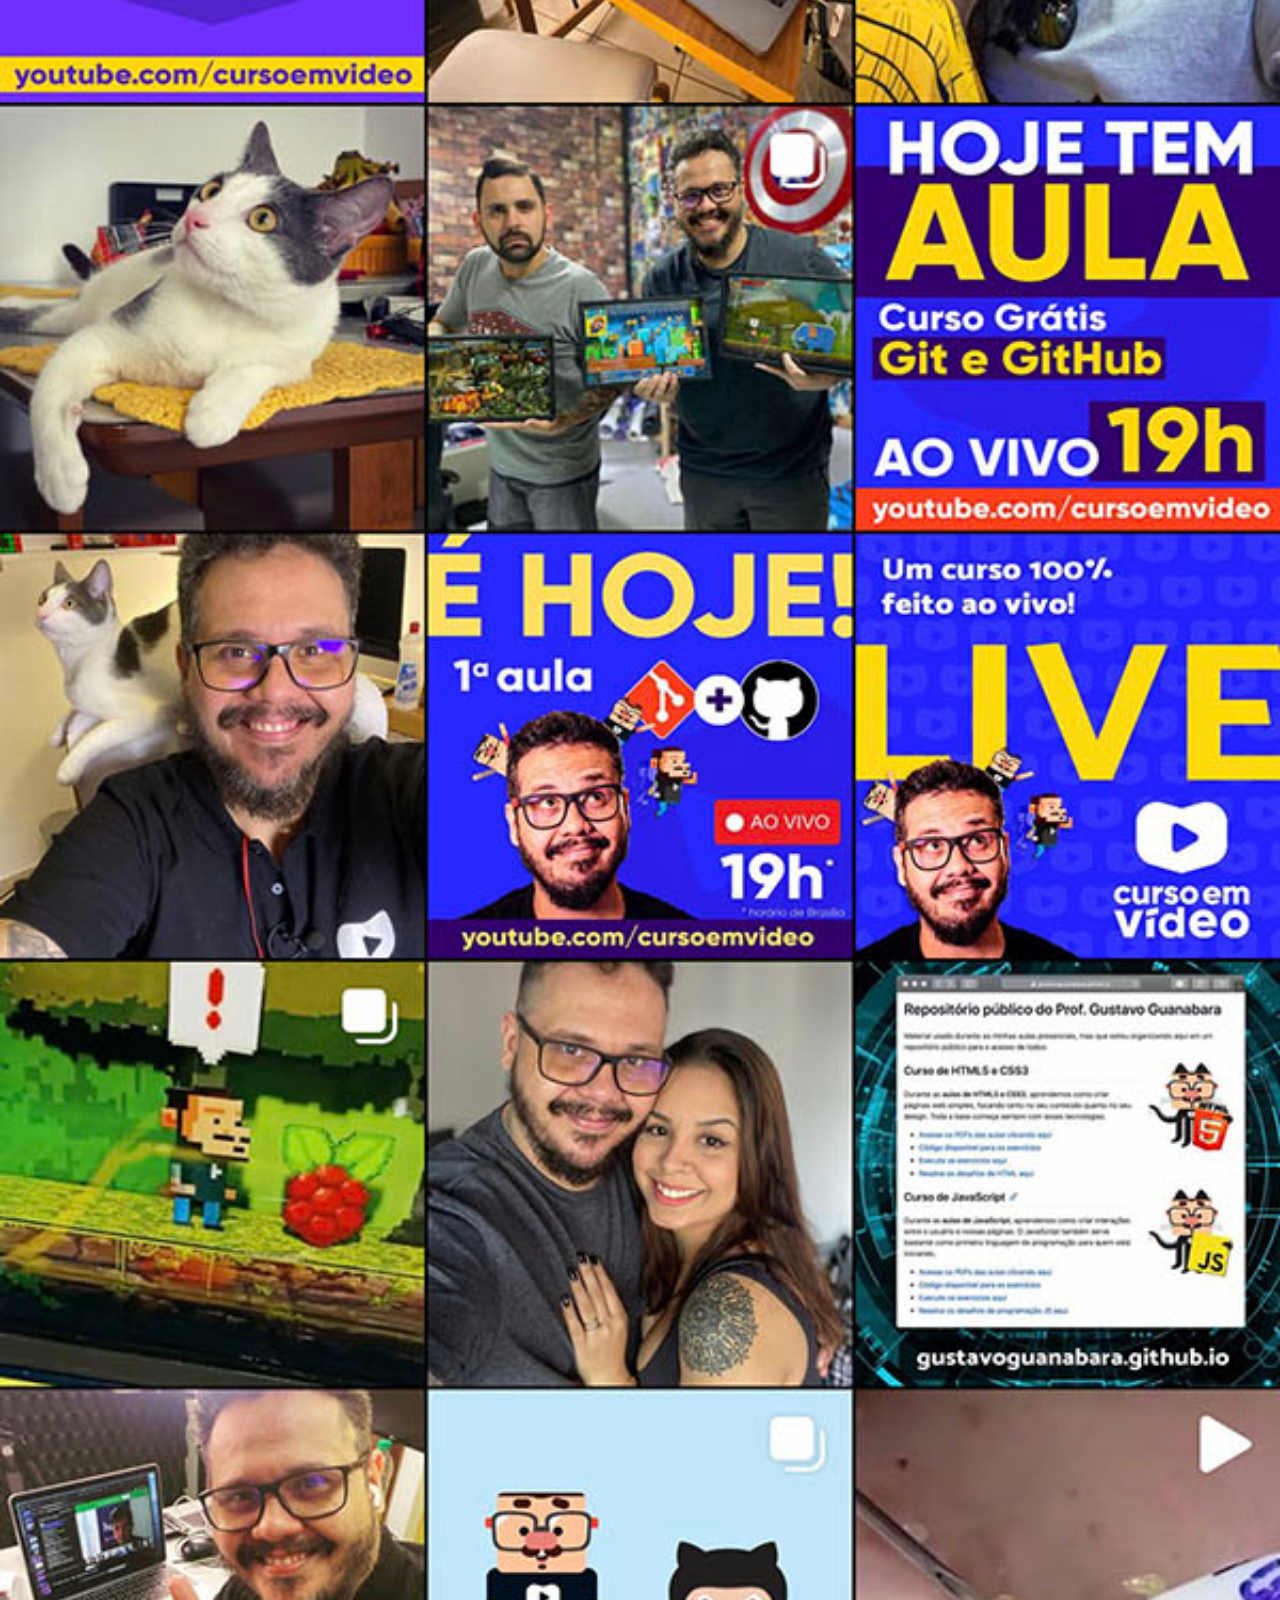
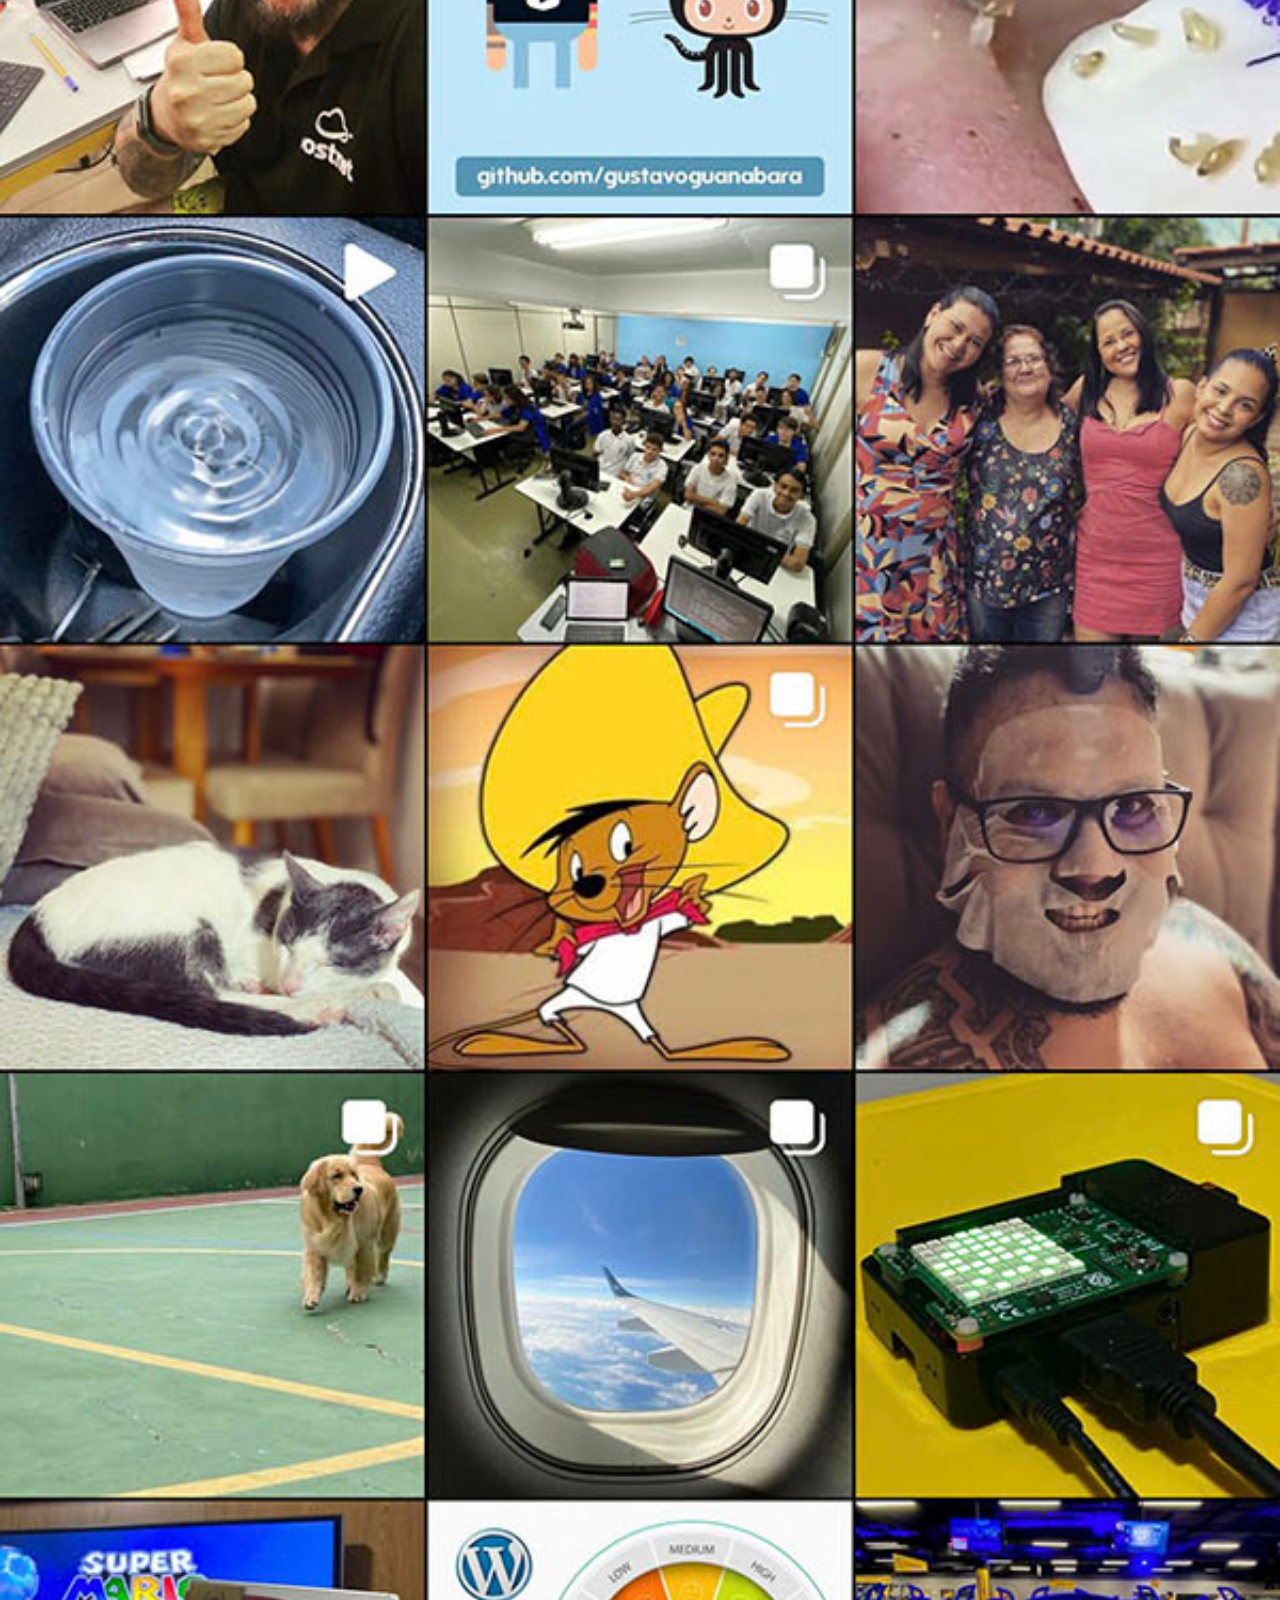
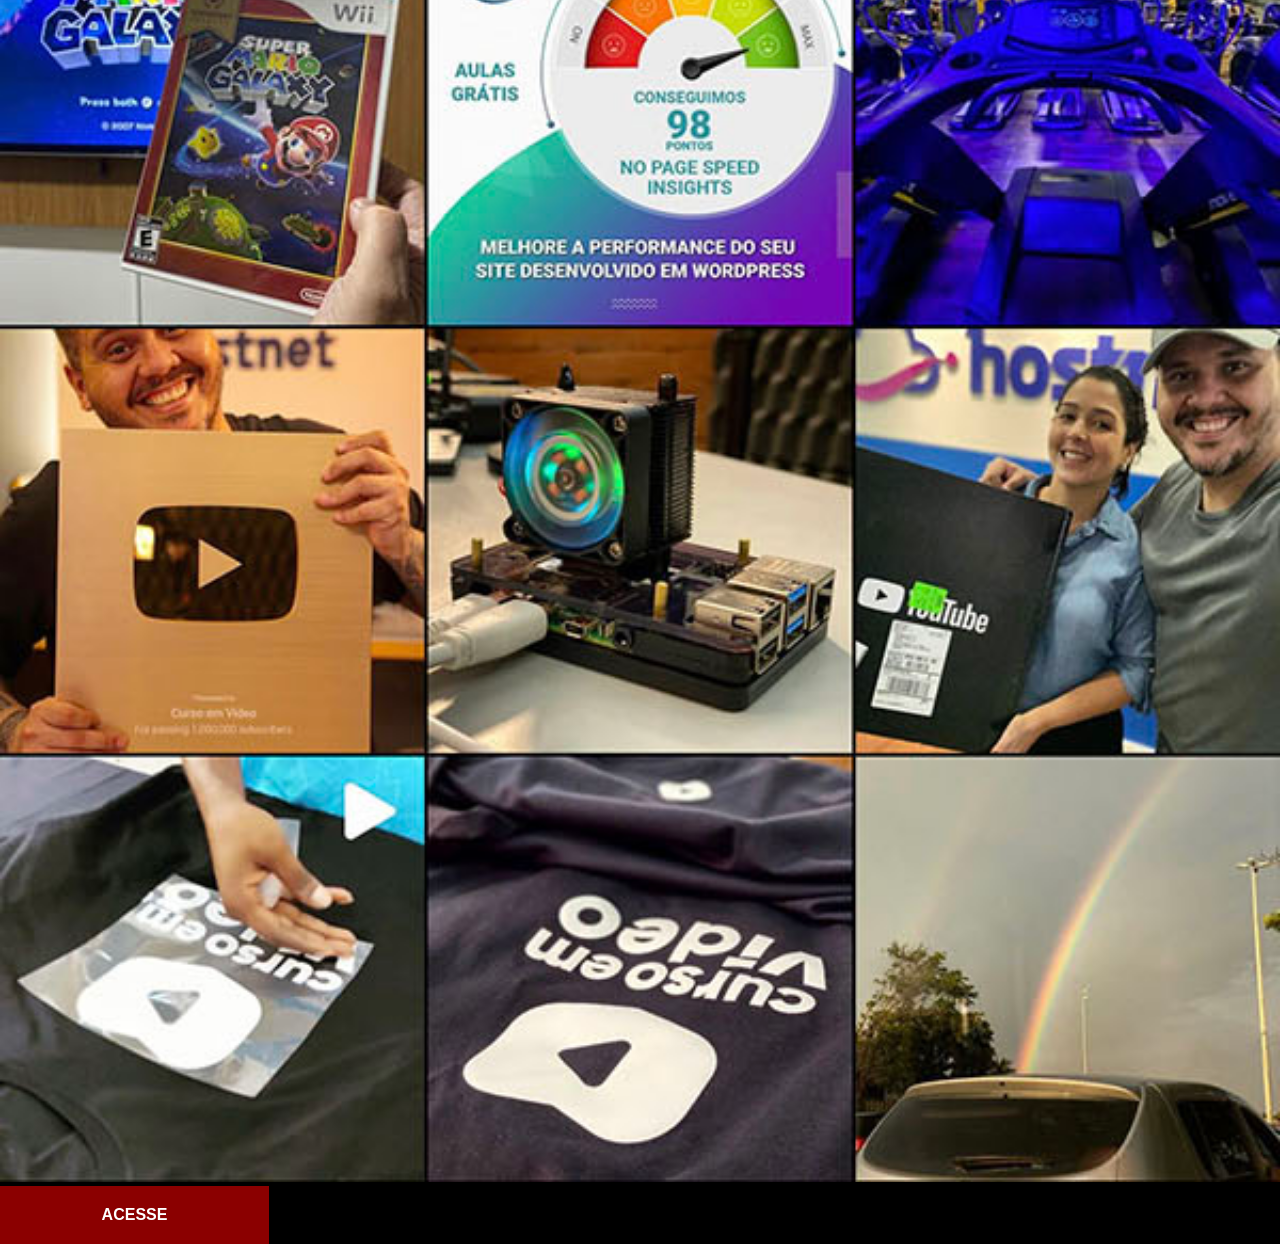
<file: paginas-extras/instagram.html>
<!DOCTYPE html>
<html lang="pt-br">
<head>
    <meta charset="UTF-8">
    <meta name="viewport" content="width=device-width,initial-scale=1.0">
    <title>Projeto Redes Sociais</title>
    <style>
    
    * {
      margin: 0px;
      padding: 0px;
    }
    
    body {
      background-color: black;
      width: 100vw;
      height: 100vh;
      font-family: Arial, Helvetica, Sans-Serif;
    }
    
    #rede-social-tela {
      height: 100%;
      width: 100%;
    }
    
    #acesso {
      text-transform: uppercase;
      background-color: darkred;
      color: white;
      width: 269px;
      text-align: center;
      font-weight: bold;
      padding: 20px 0px;
      display: block;
    }
    
    a {
      text-decoration: none;
    }
    
    a:hover {
      background-color: red;
    }
    
    </style>
</head>
<body>
  <main>
    
    <section>
    <img src="../imagens/tela-instagram.jpg" id="rede-social-tela">
    </section>
    
    <section>
      <a href="https://www.instagram.com/gustavoguanabara?igsh=MW9peXQ4aTIzaWF0Yg==" rel="external" target="_blank" id="acesso">Acesse</a>
    </section>
    
  </main>
</body>
</html>
</file>
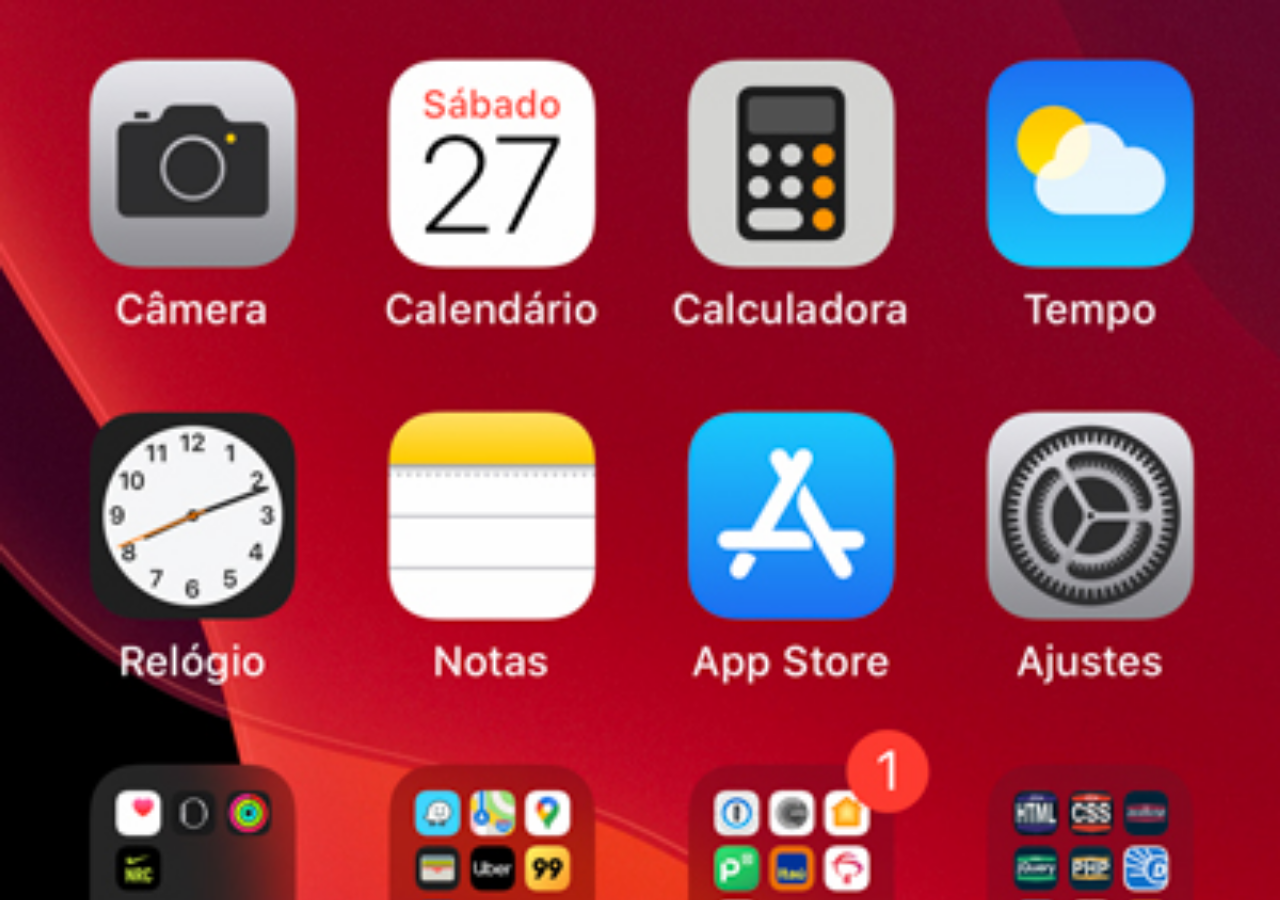
<file: paginas-extras/tela-home.html>
<!DOCTYPE html>
<html lang="pt-br">
<head>
    <meta charset="UTF-8">
    <meta name="viewport" content="width=device-width,initial-scale=1.0">
    <title>Projeto Redes Sociais</title>
    <style>
    * {
      margin: 0px;
      padding: 0px;
    }
    body {
      background: black url('../imagens/tela-home.jpg') no-repeat top center;
      background-size: cover;
      width: 100vw;
      height: 100vh;
    }
    </style>
</head>
<body>
</body>
</html>
</file>
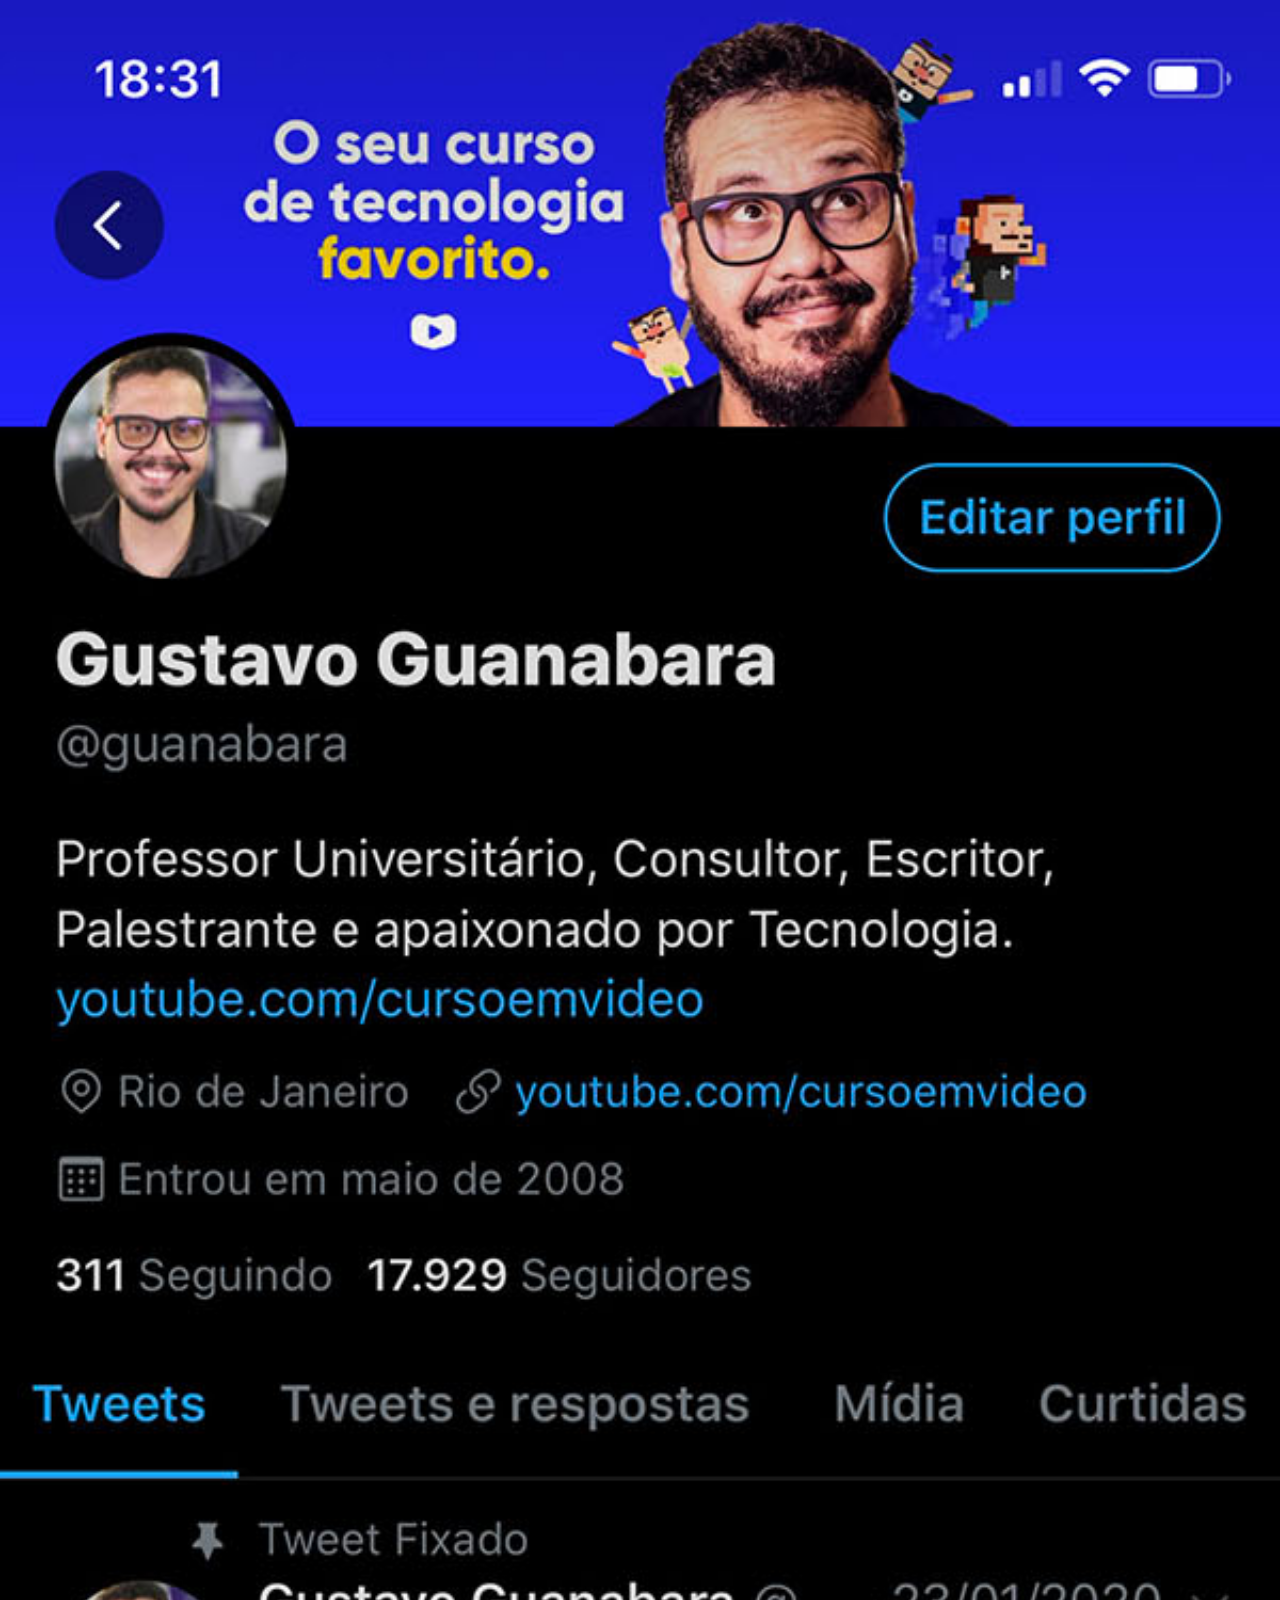
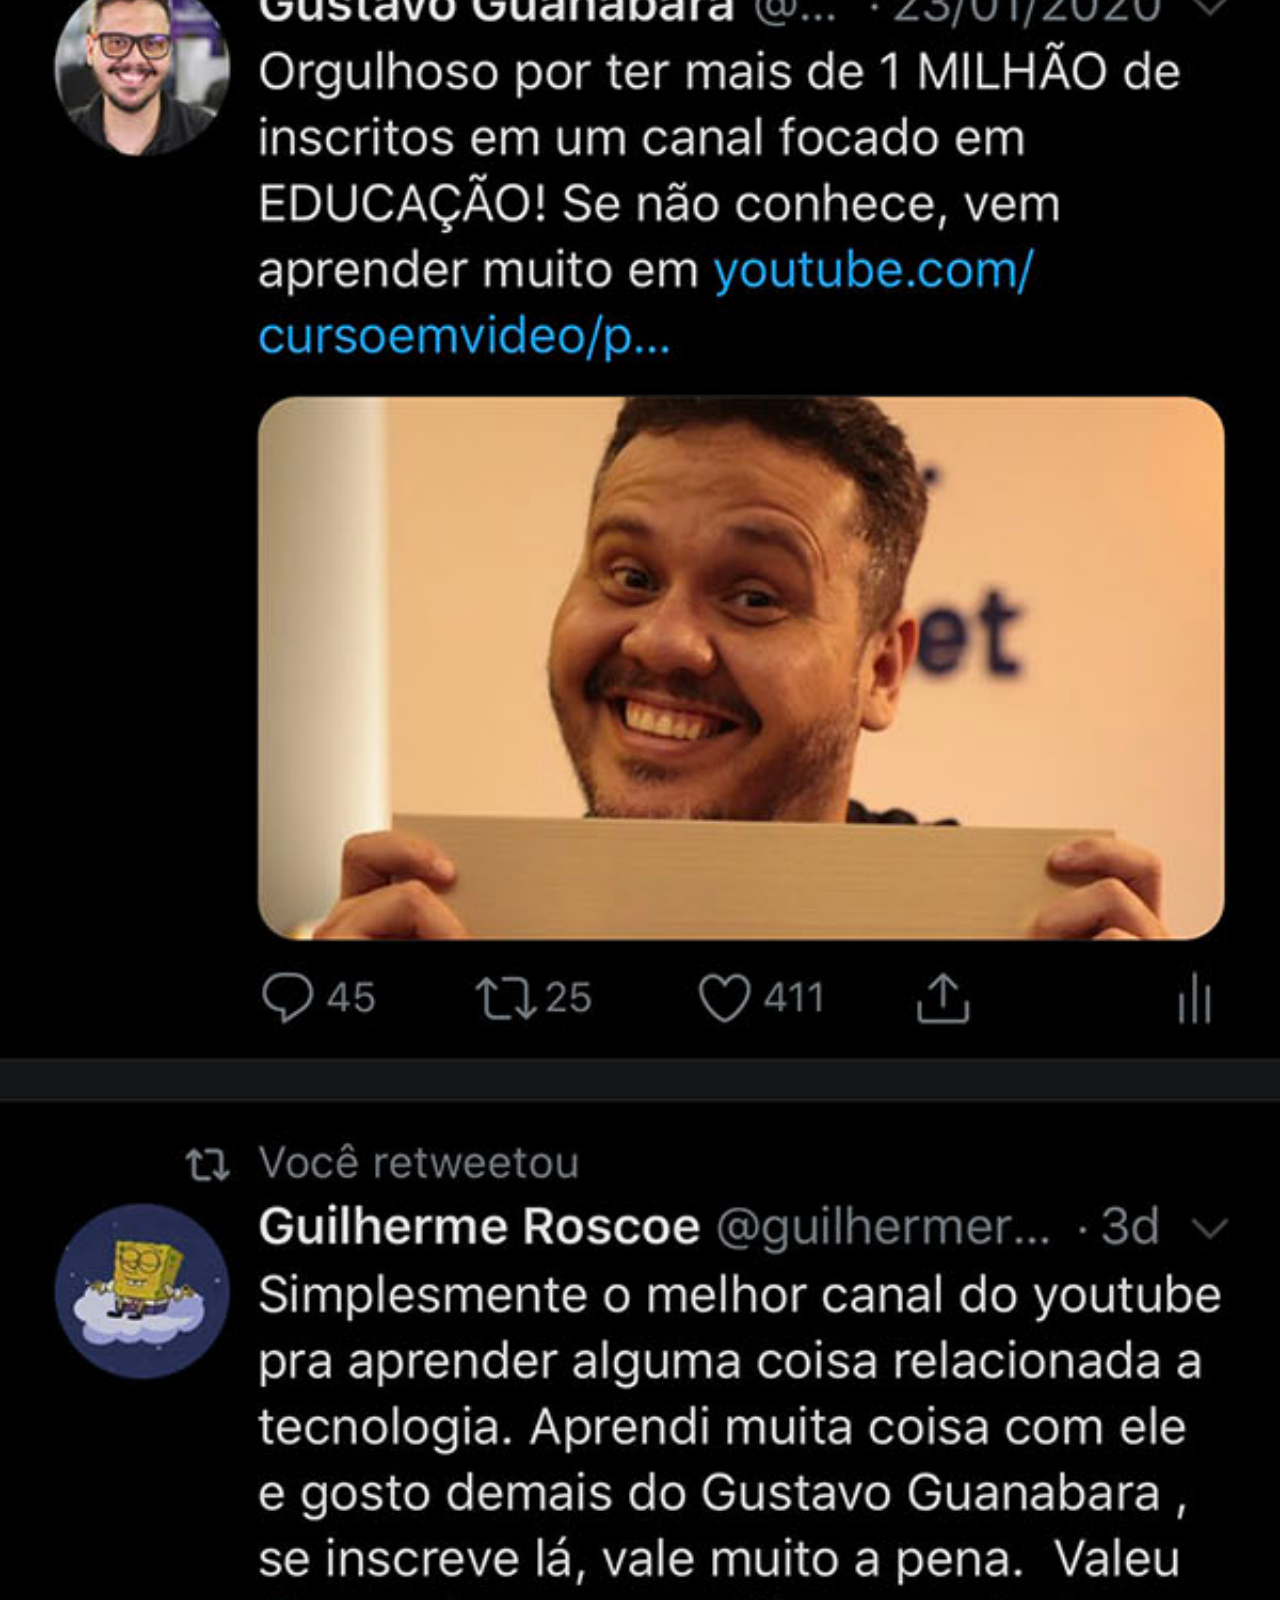
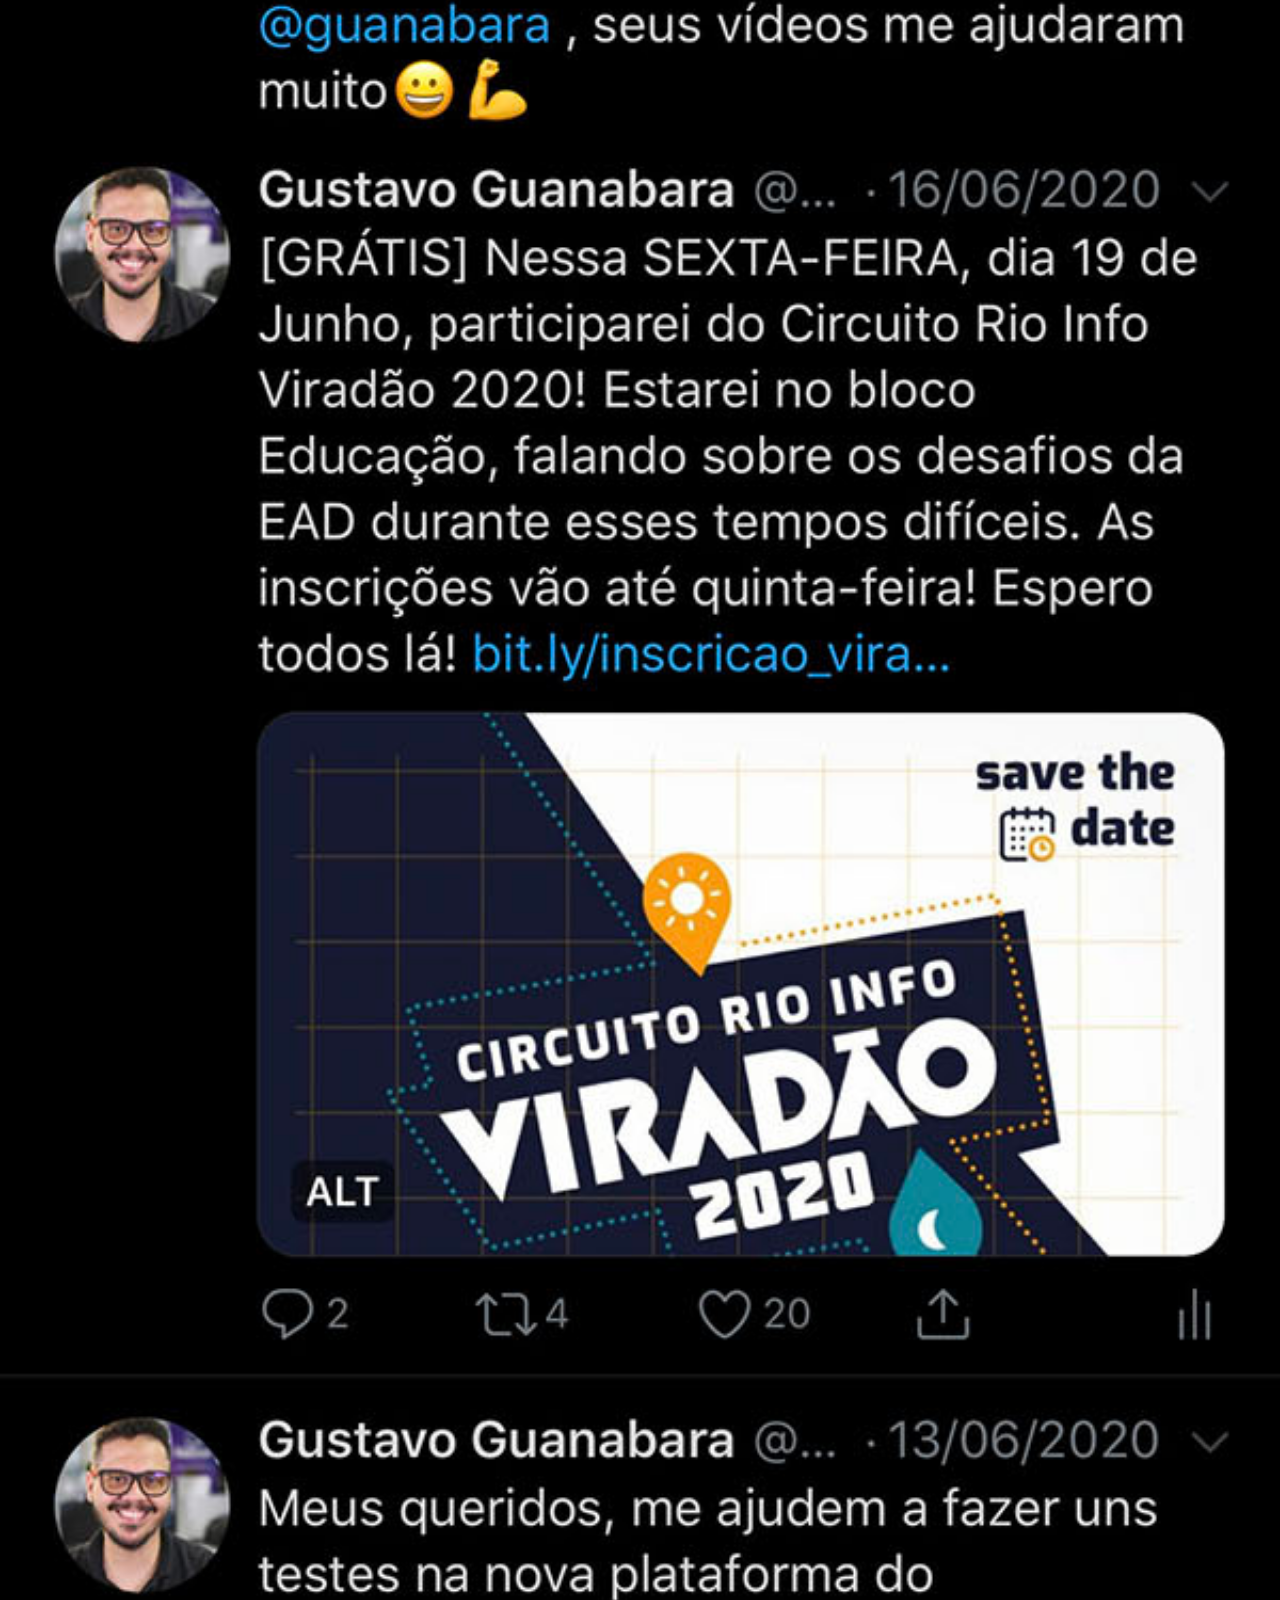
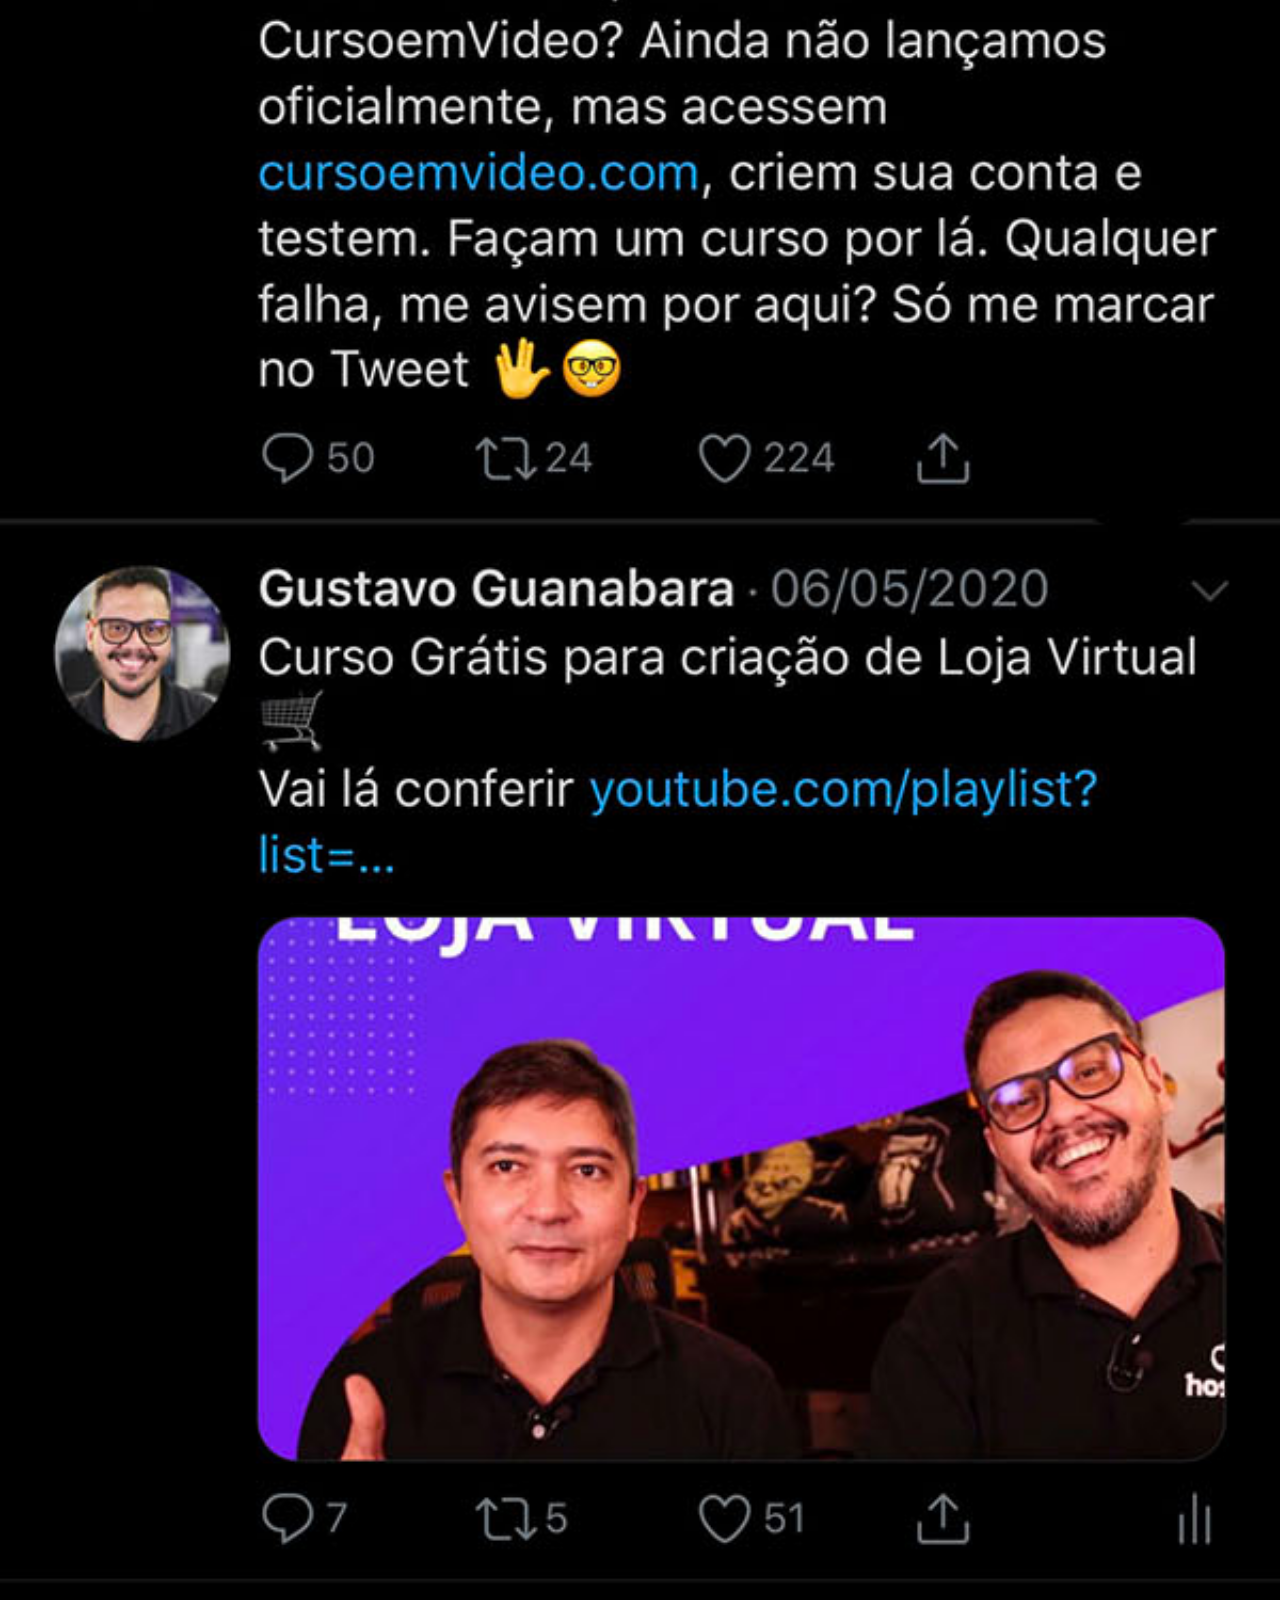
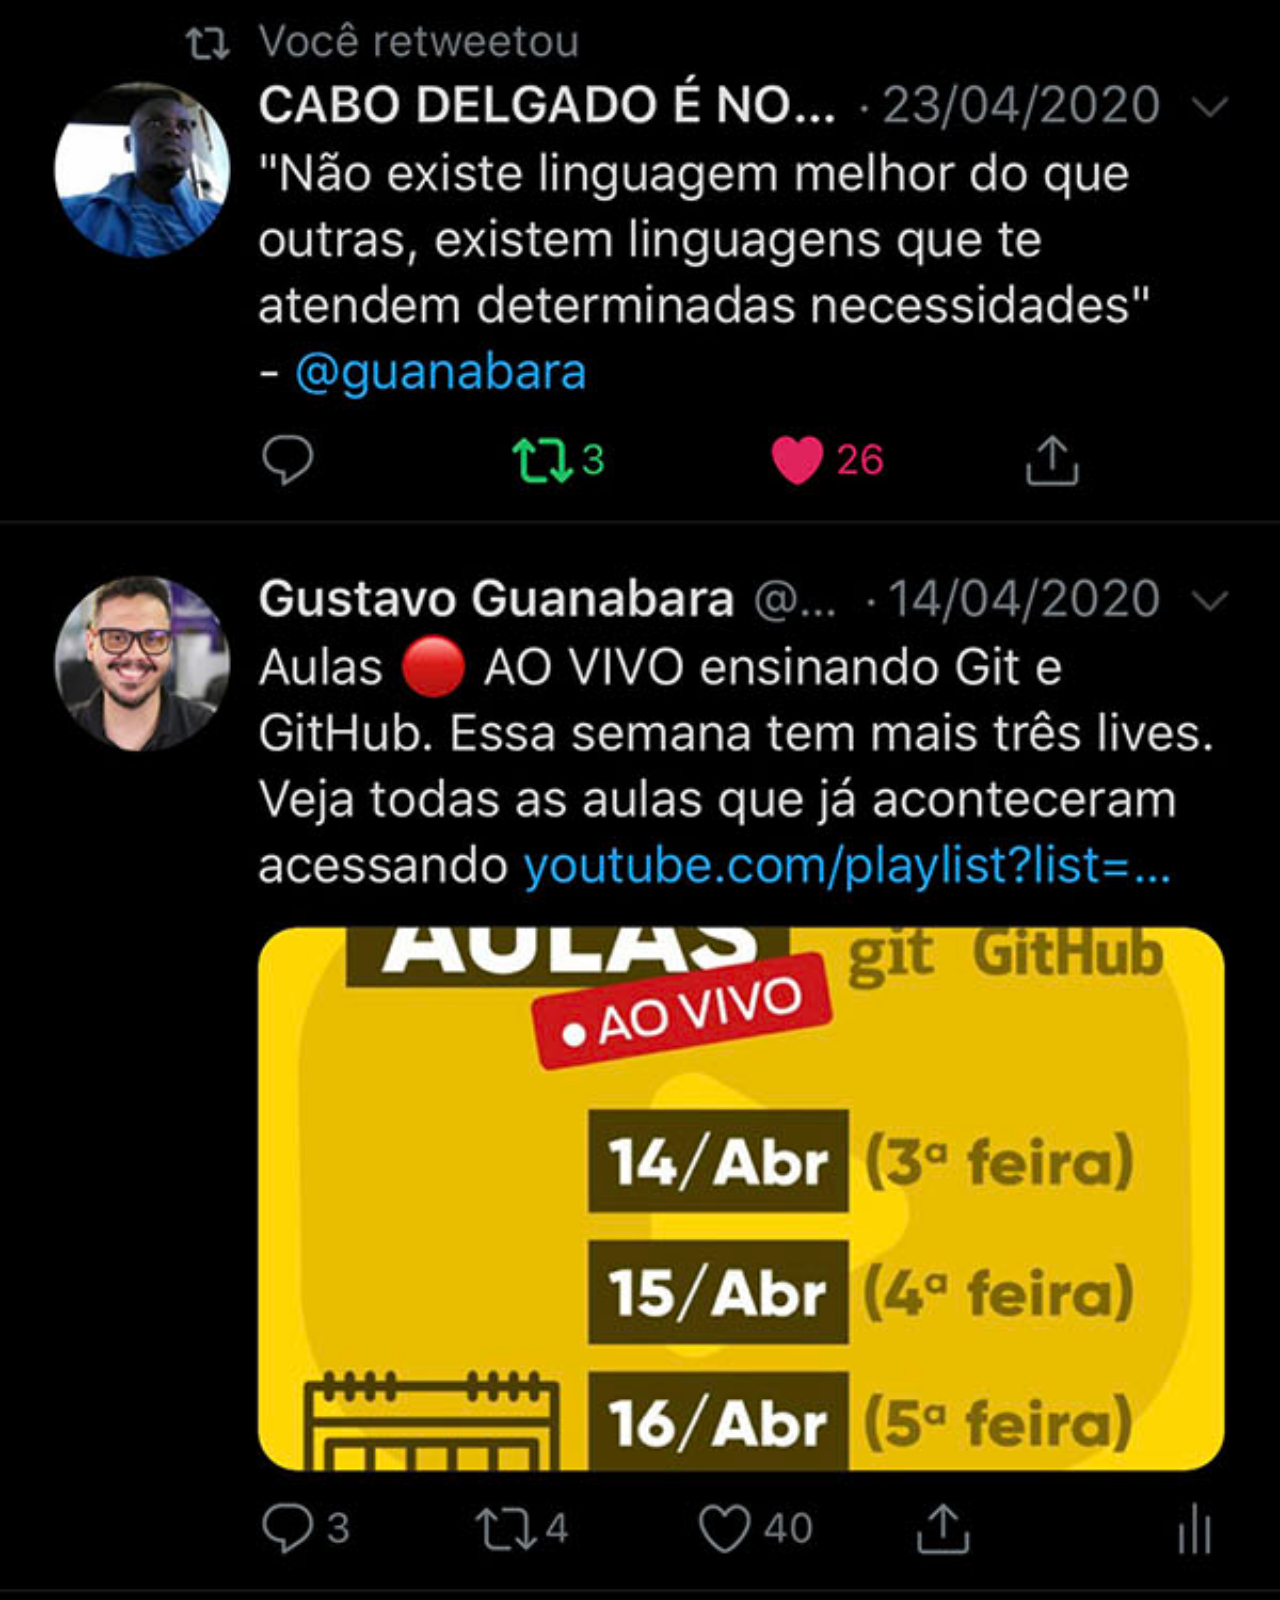
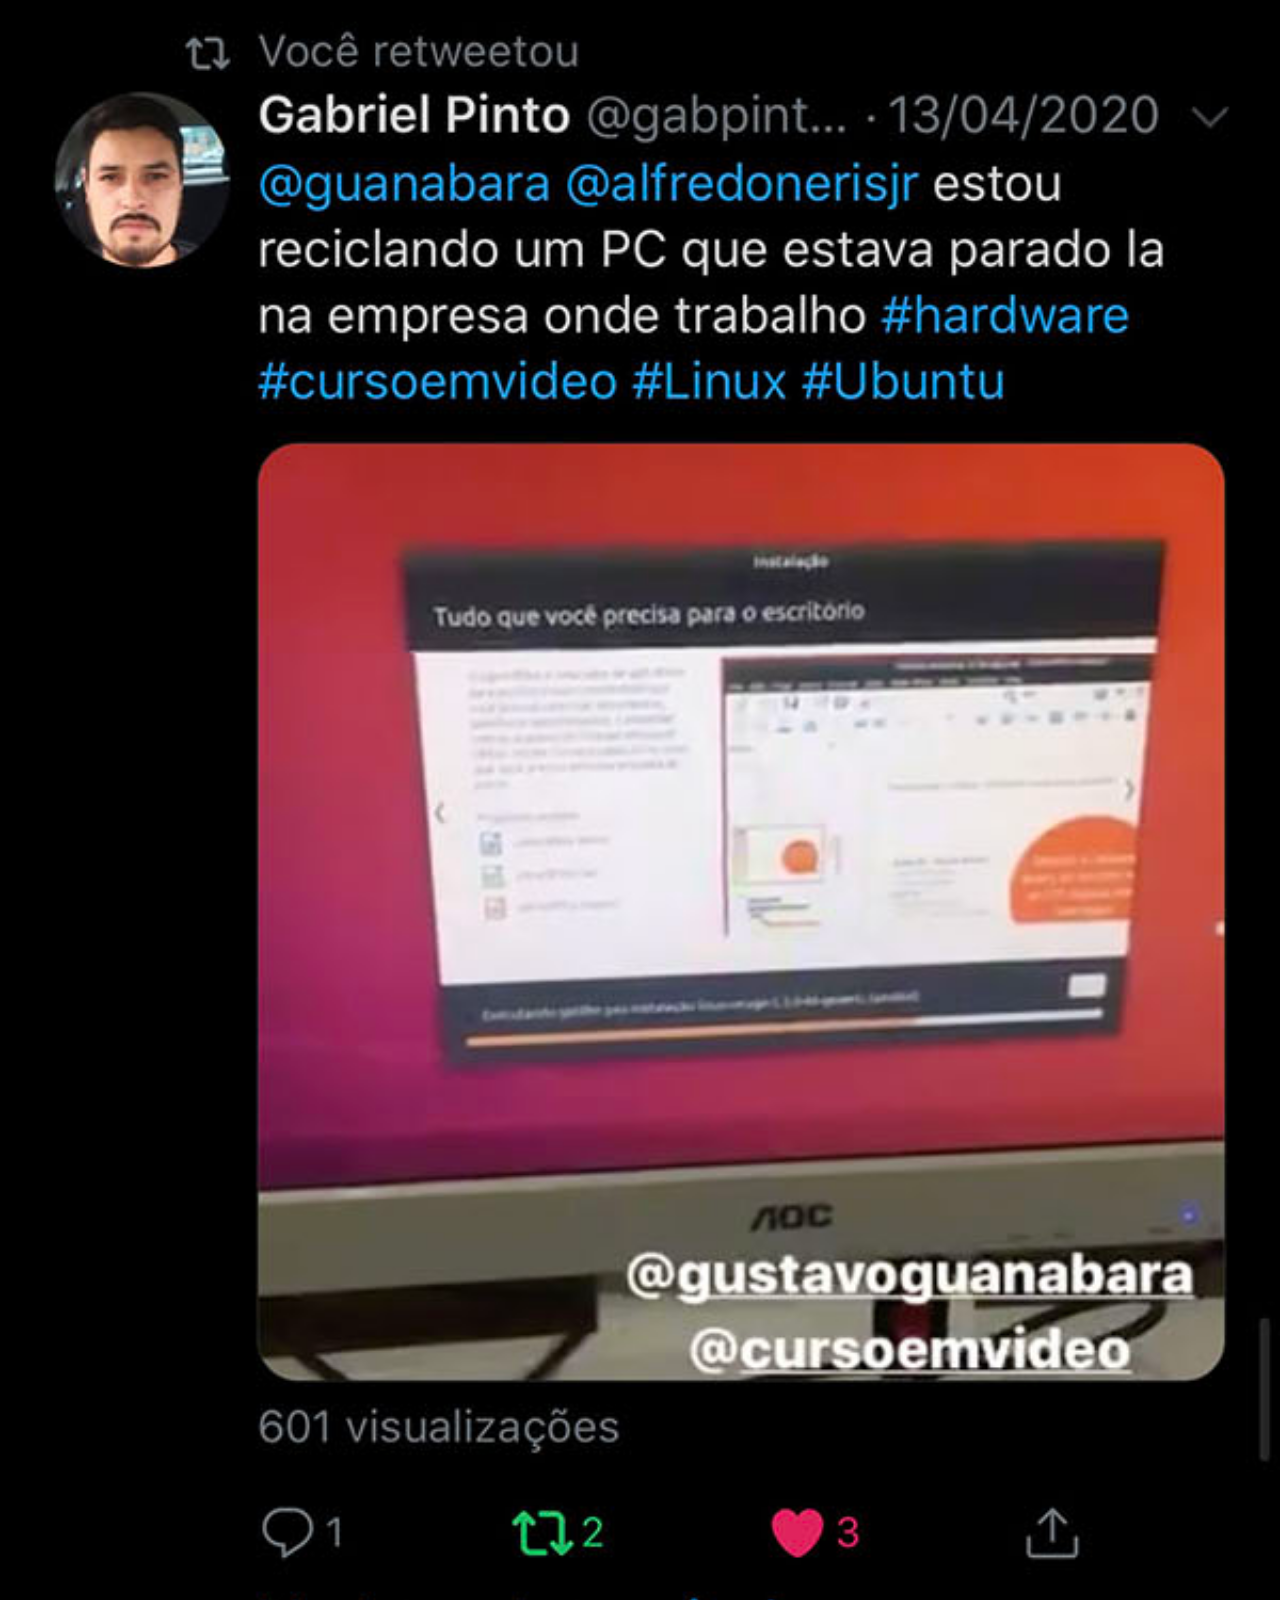
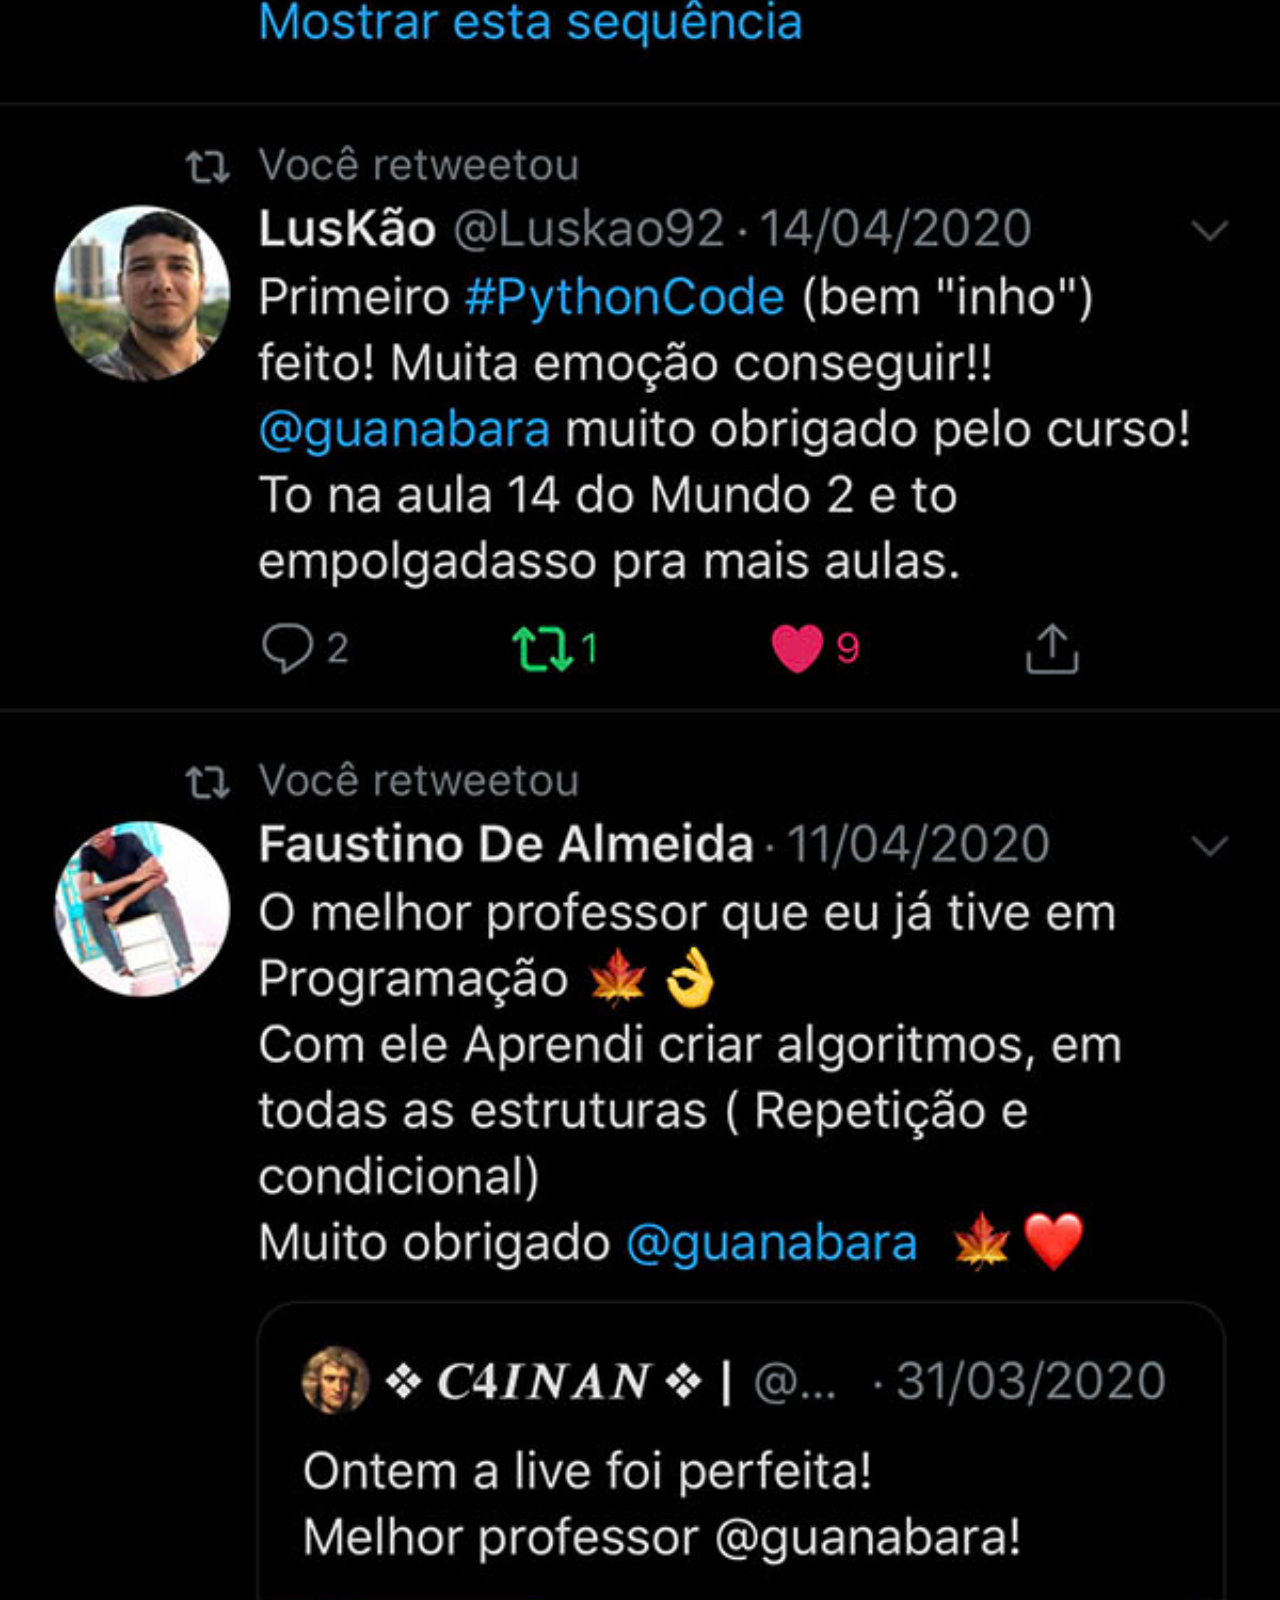
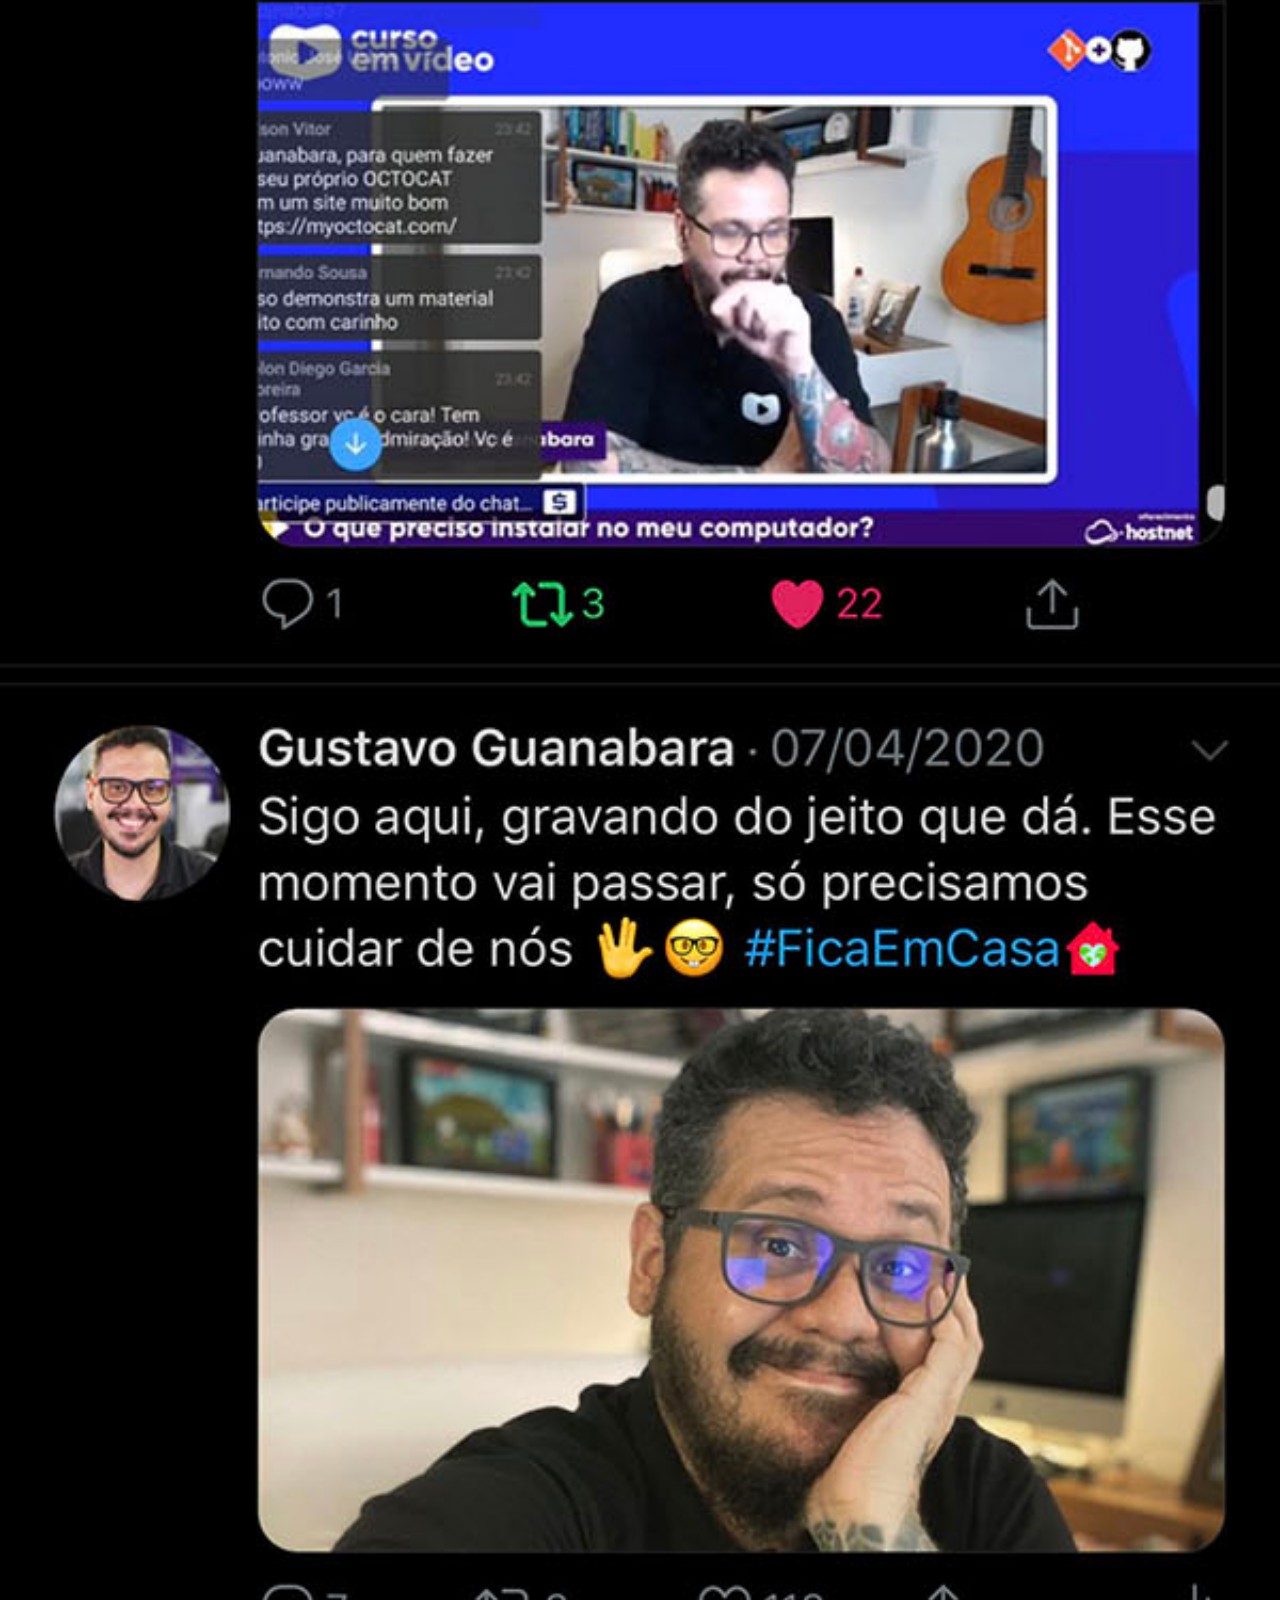
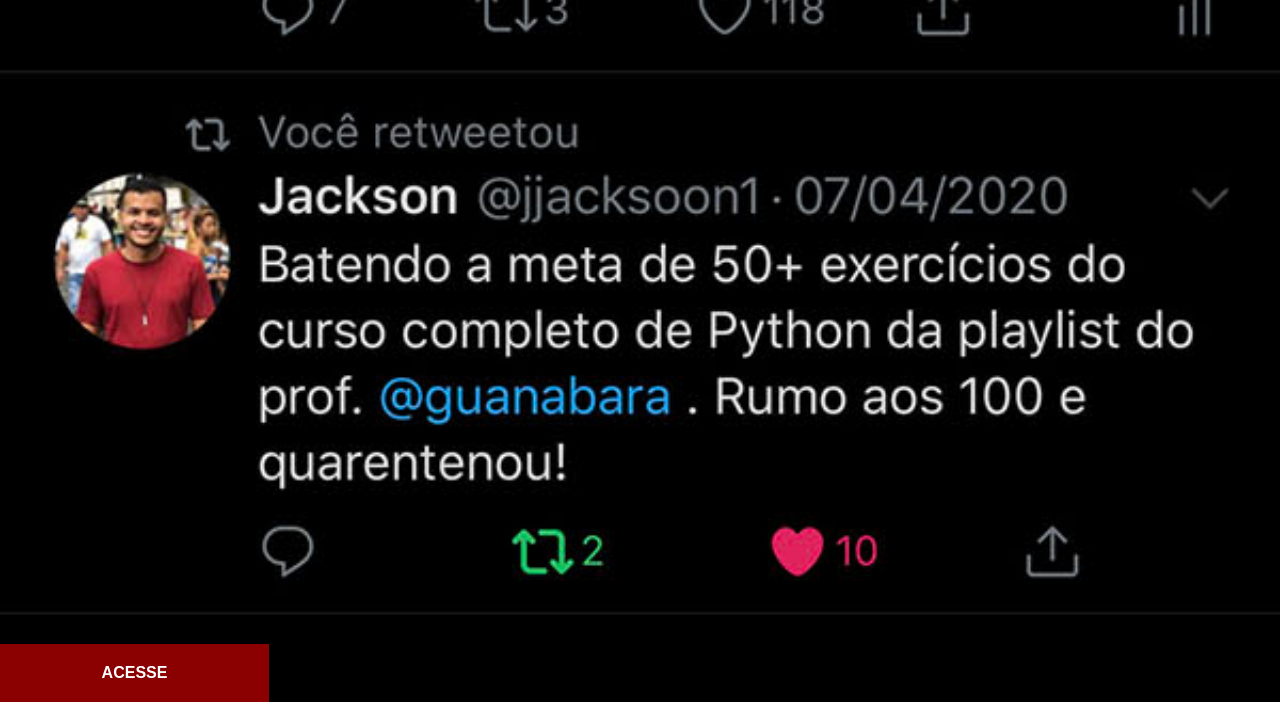
<file: paginas-extras/twitter.html>
<!DOCTYPE html>
<html lang="pt-br">
<head>
    <meta charset="UTF-8">
    <meta name="viewport" content="width=device-width,initial-scale=1.0">
    <title>Projeto Redes Sociais</title>
    <style>
    
    * {
      margin: 0px;
      padding: 0px;
    }
    
    body {
      background-color: black;
      width: 100vw;
      height: 100vh;
      font-family: Arial, Helvetica, Sans-Serif;
    }
    
    #rede-social-tela {
      height: 100%;
      width: 100%;
    }
    
    #acesso {
      text-transform: uppercase;
      background-color: darkred;
      color: white;
      width: 269px;
      text-align: center;
      font-weight: bold;
      padding: 20px 0px;
      display: block;
    }
    
    a {
      text-decoration: none;
    }
    
    a:hover {
      background-color: red;
    }
    
    </style>
</head>
<body>
  <main>
    
    <section>
    <img src="../imagens/tela-twitter.jpg" id="rede-social-tela">
    </section>
    
    <section>
      <a href="https://x.com/guanabara/" rel="external" target="_blank" id="acesso">Acesse</a>
    </section>
    
  </main>
</body>
</html>
</file>
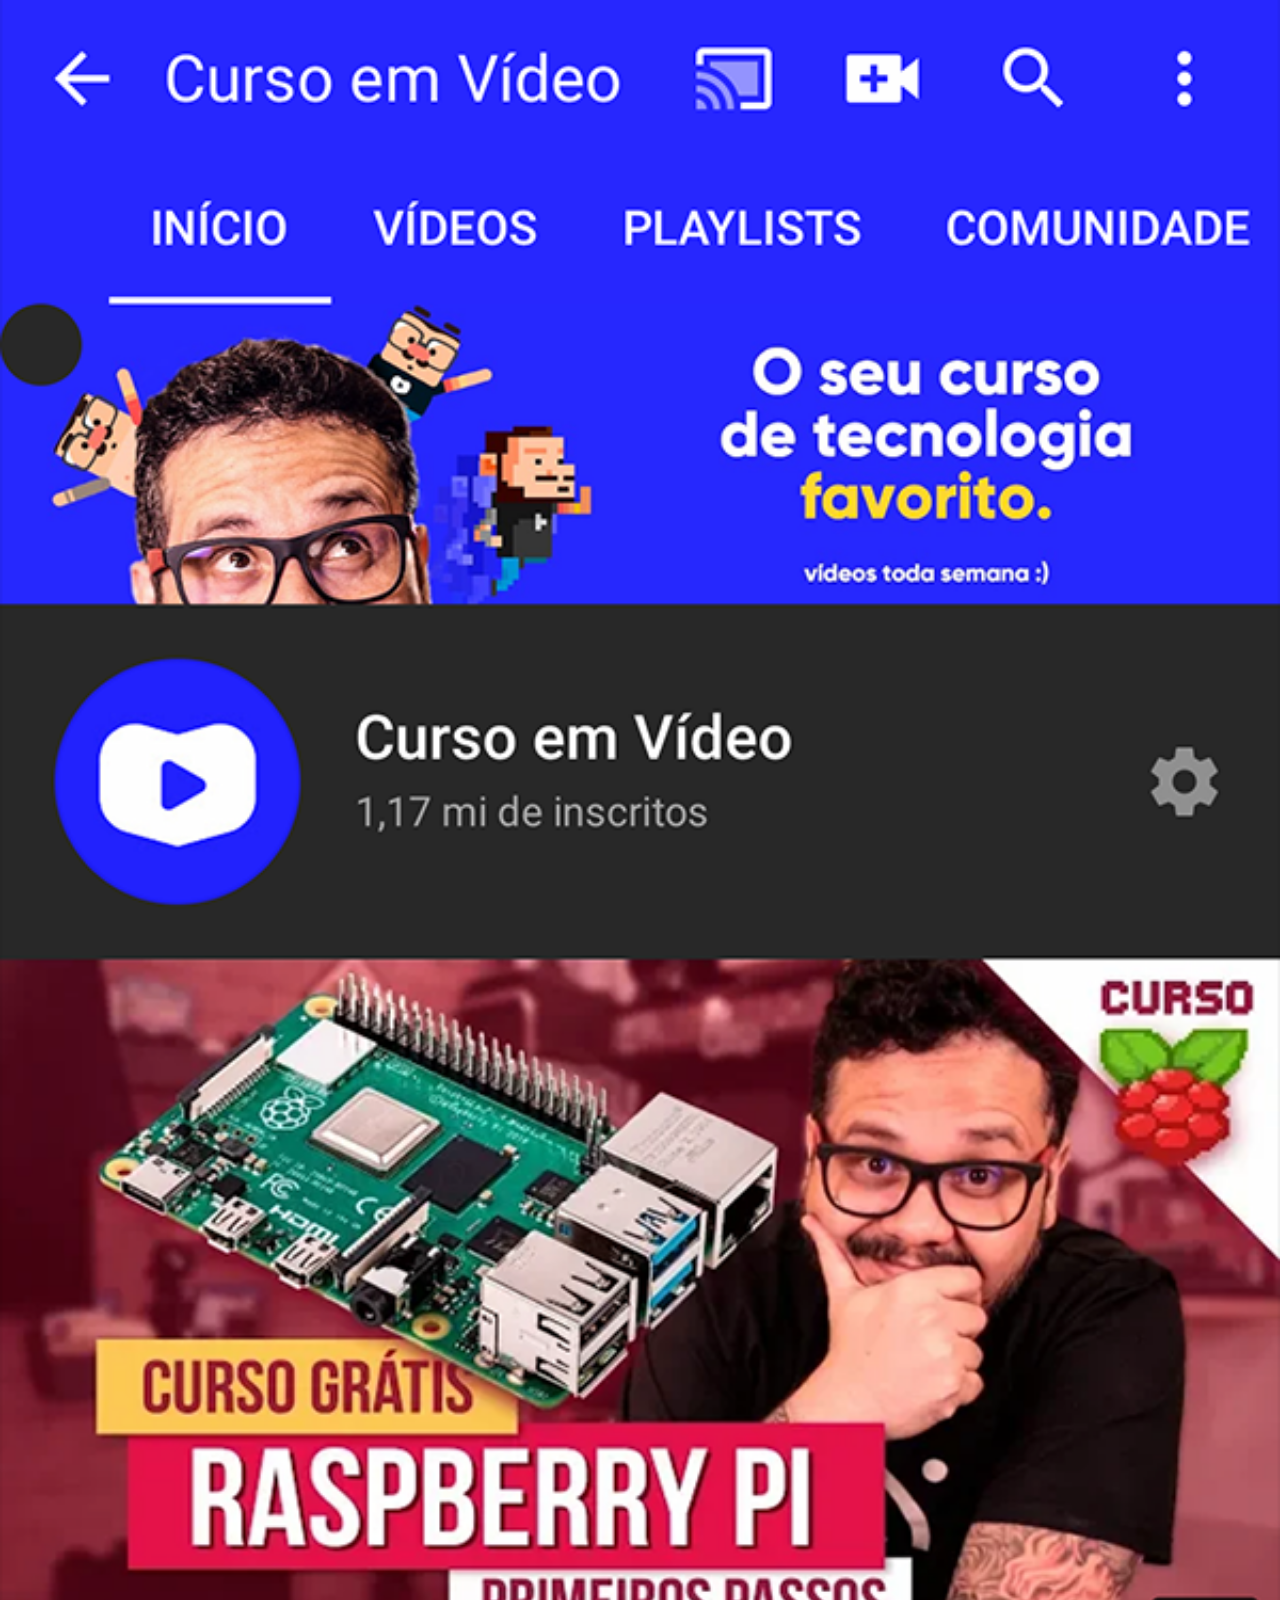
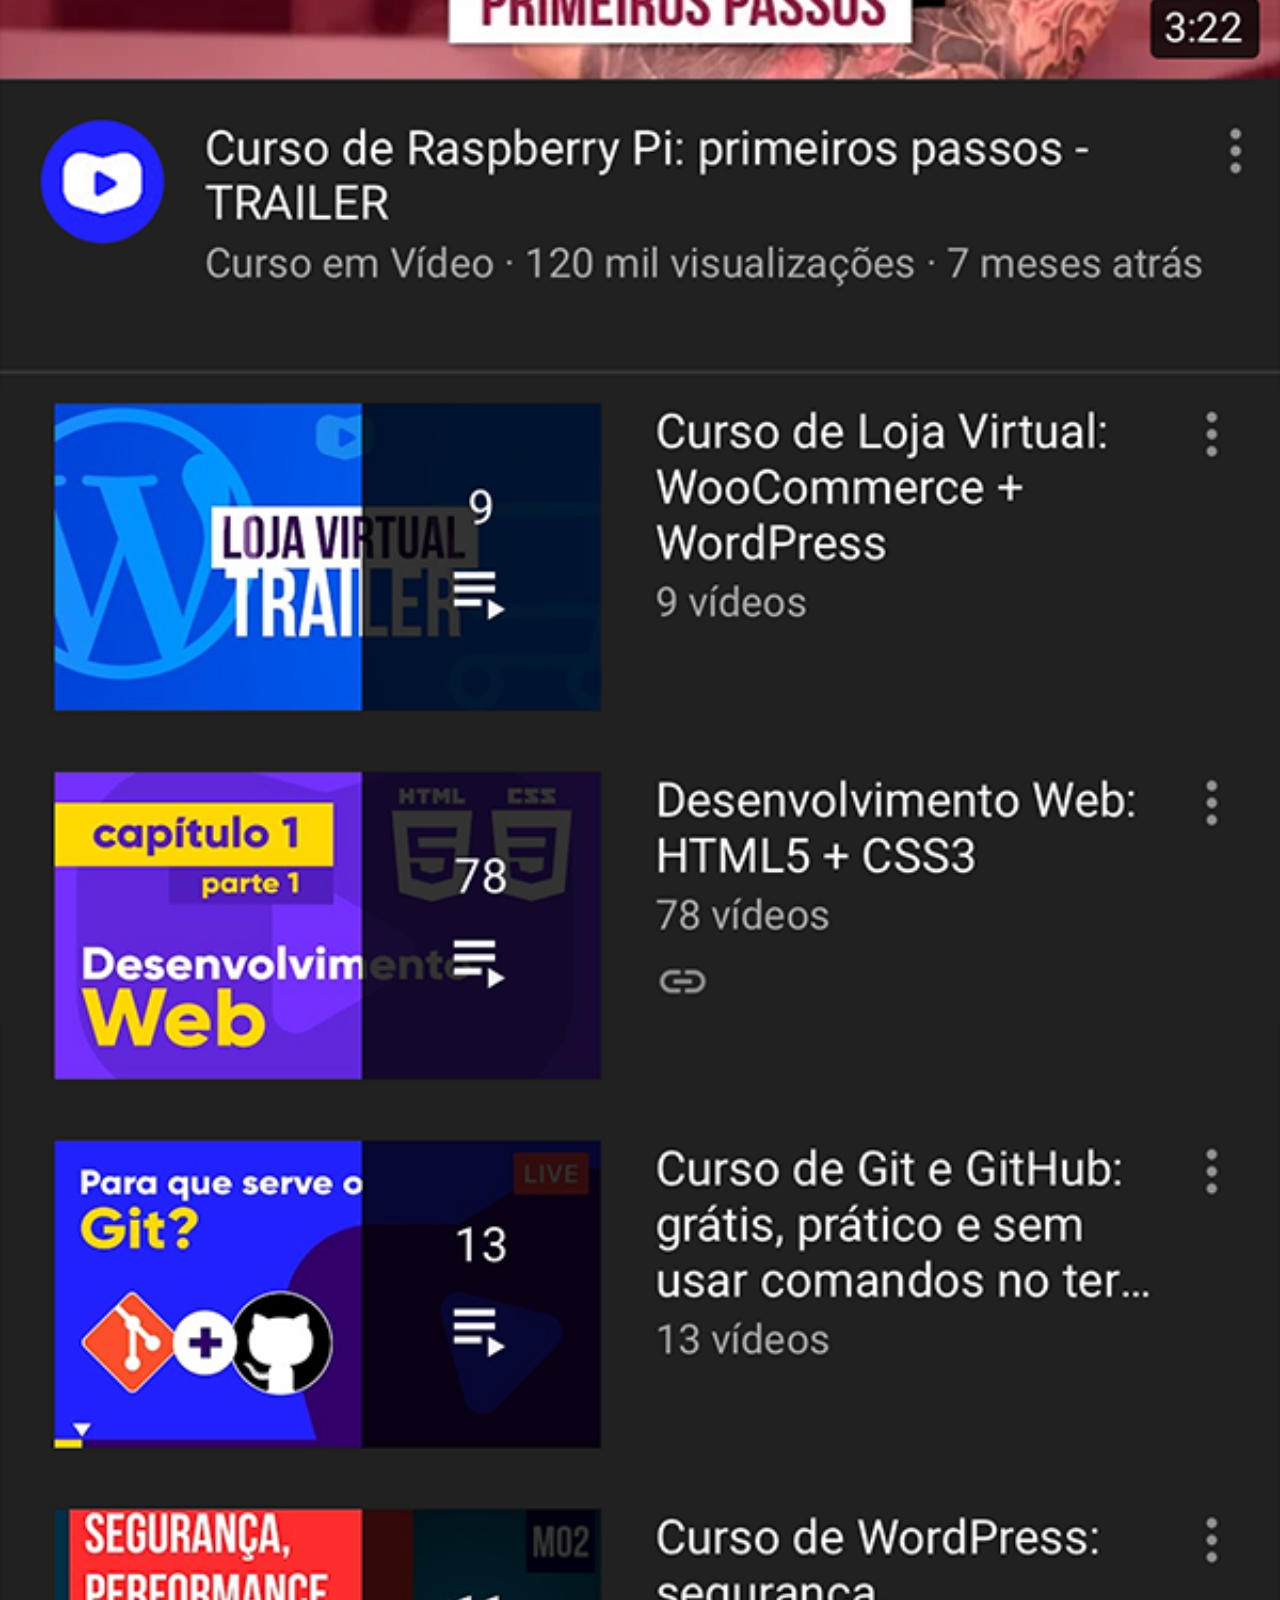
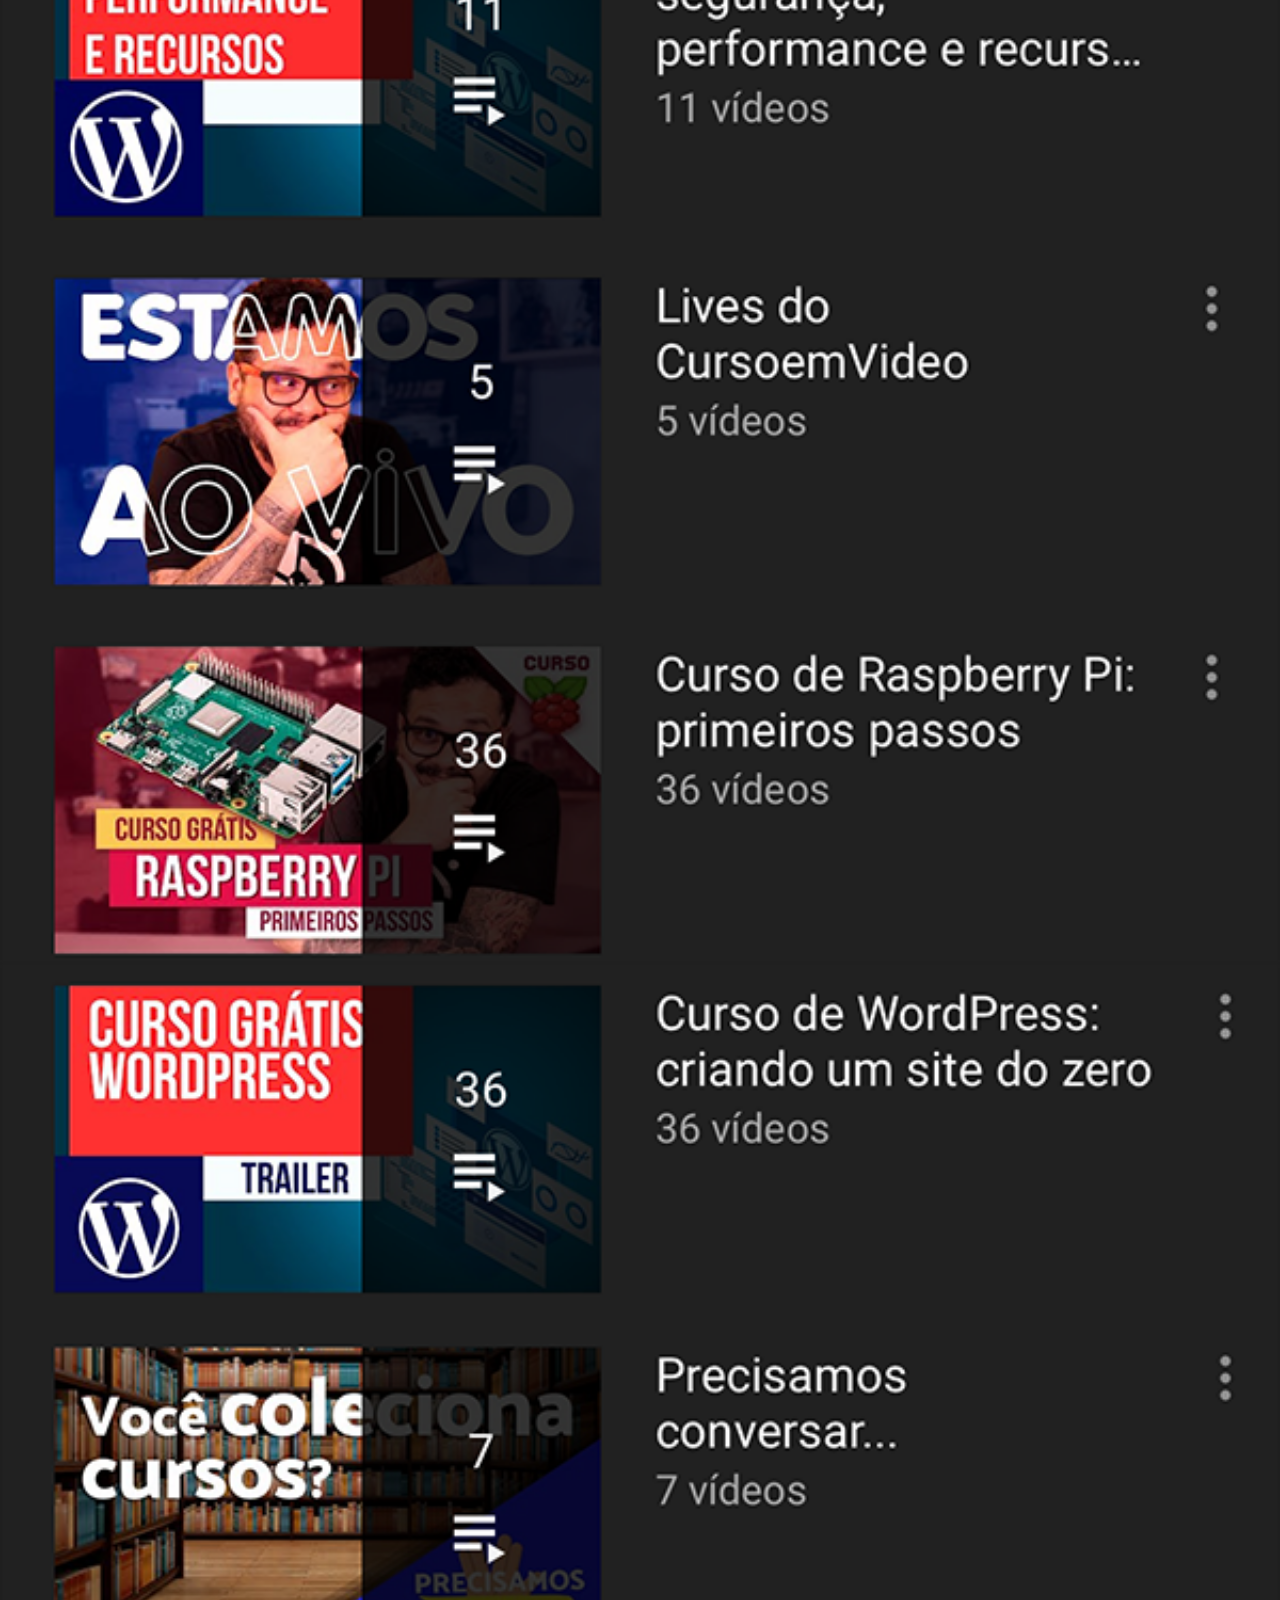
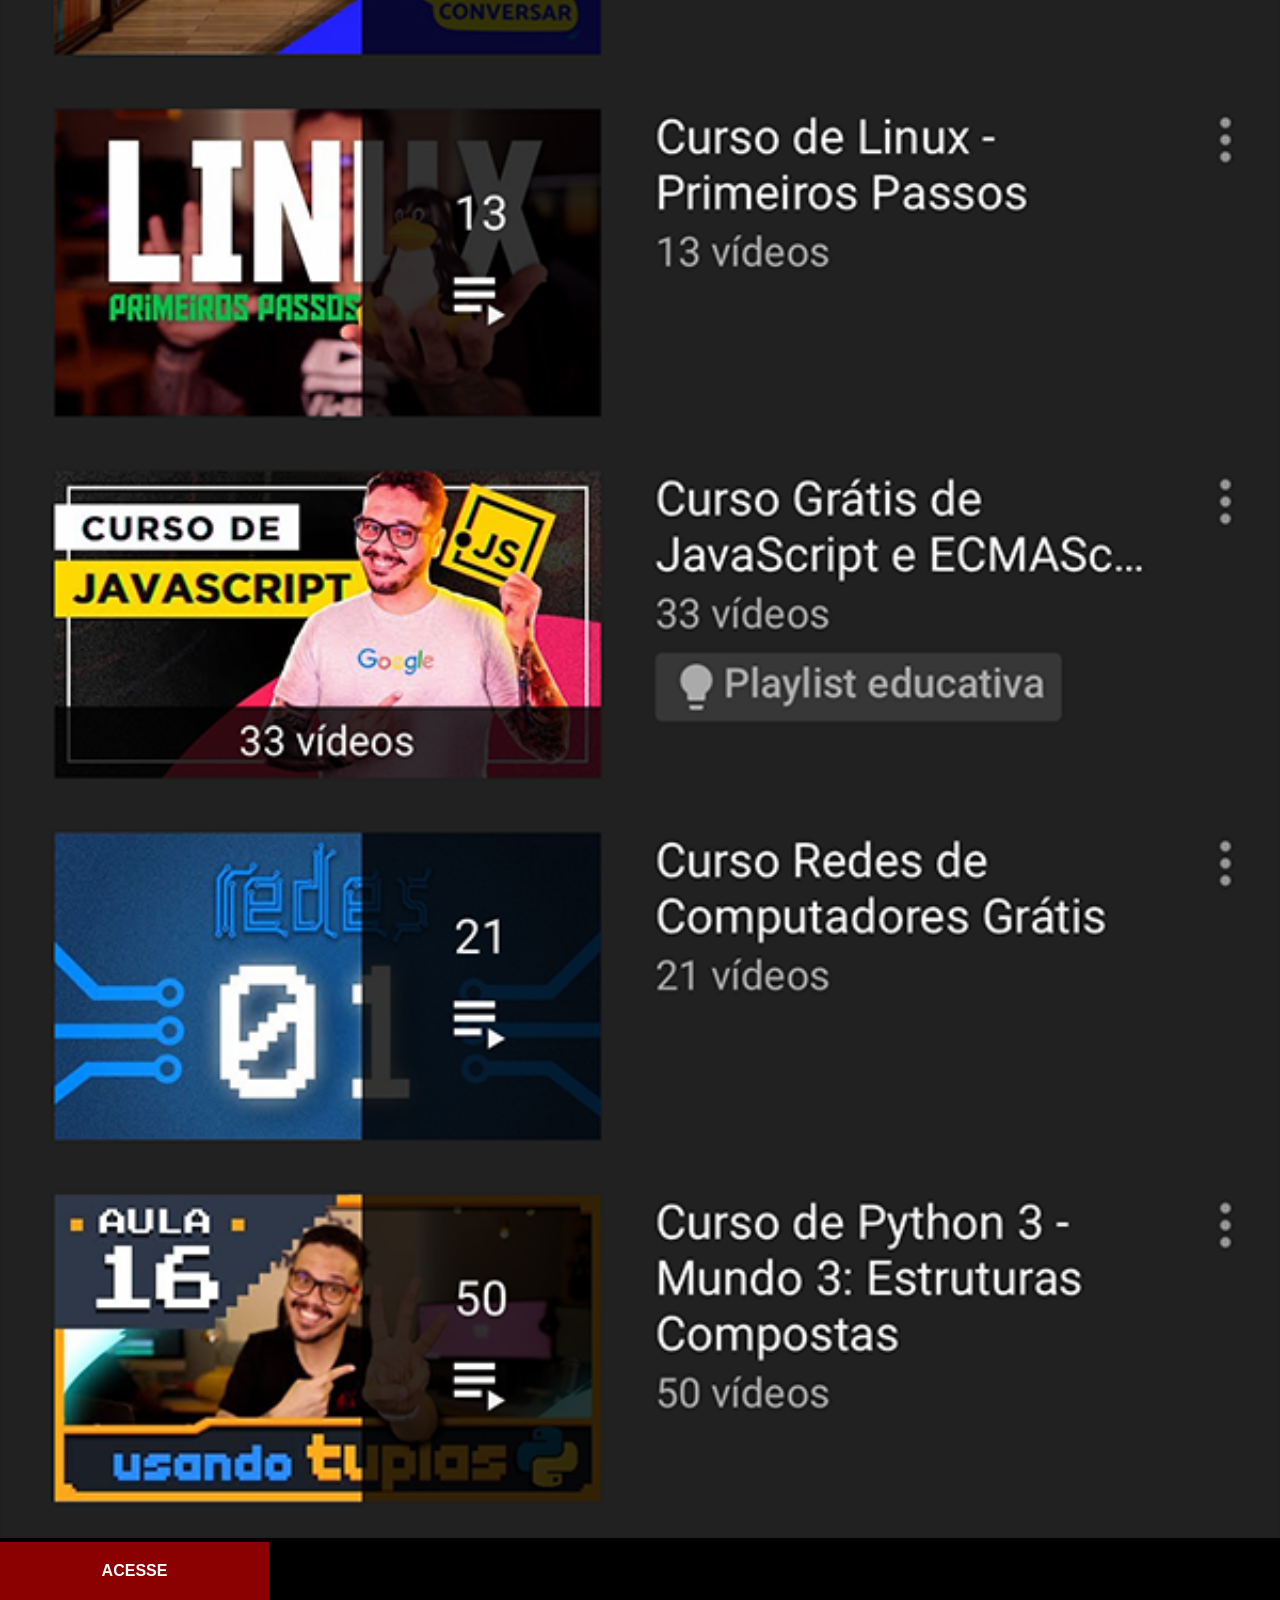
<file: paginas-extras/youtube.html>
<!DOCTYPE html>
<html lang="pt-br">
<head>
    <meta charset="UTF-8">
    <meta name="viewport" content="width=device-width,initial-scale=1.0">
    <title>Projeto Redes Sociais</title>
    <style>
    
    * {
      margin: 0px;
      padding: 0px;
    }
    
    body {
      background-color: black;
      width: 100vw;
      height: 100vh;
      font-family: Arial, Helvetica, Sans-Serif;
    }
    
    #rede-social-tela {
      height: 100%;
      width: 100%;
    }
    
    #acesso {
      text-transform: uppercase;
      background-color: darkred;
      color: white;
      width: 269px;
      text-align: center;
      font-weight: bold;
      padding: 20px 0px;
      display: block;
    }
    
    a {
      text-decoration: none;
    }
    
    a:hover {
      background-color: red;
    }
    
    </style>
</head>
<body>
  <main>
    
    <section>
    <img src="../imagens/tela-youtube.png" id="rede-social-tela">
    </section>
    
    <section>
      <a href="https://youtube.com/@cursoemvideo" rel="external" target="_blank" id="acesso">Acesse</a>
    </section>
    
  </main>
</body>
</html>
</file>
<file: style.css>
@charset "UTF-8";

* {
  margin: 0px;
  padding: 0px;
}

::webkit-scrollbar {
  width: 0px;
  height: 0px;
}

html, body {
  width: 100vw;
  height: 100%;
  font-family: Arial, Helvetica, Sans-Serif;
}

body {
  background: black url('imagens/fundo-madeira.jpg') top center no-repeat fixed;
  background-size: cover;
}

#iphone {
  position: absolute;
  left: 50%;
  top: 50%;
  transform: translate(-50%, -50%);
  background-image: url('imagens/frame-iphone.png');
  width: 311px;
  height: 627px;
}

#tela {
  position: relative;
  left: 22px;
  top: 80px;
  width: 269px;
  height: 471px;
}

nav img {
  width: 50px;
  height: 50px;
  border-radius: 50%;
  margin: 10px;
  box-shadow: 3px 3px 5px rgba(0, 0, 0, 0.4);
  box-sizing: border-box;
}

nav img:hover {
  border: 2px solid rgba(255, 255, 255, 0.6);
  box-shadow: 5px 5px 10px rgba(0, 0, 0, 0.6);
  transform: translate(-3px, -3px);
  transition: transform 0.3s, border 0.5s;
}

ul {
  text-align: right;
  list-style-type: none;
}
</file>
